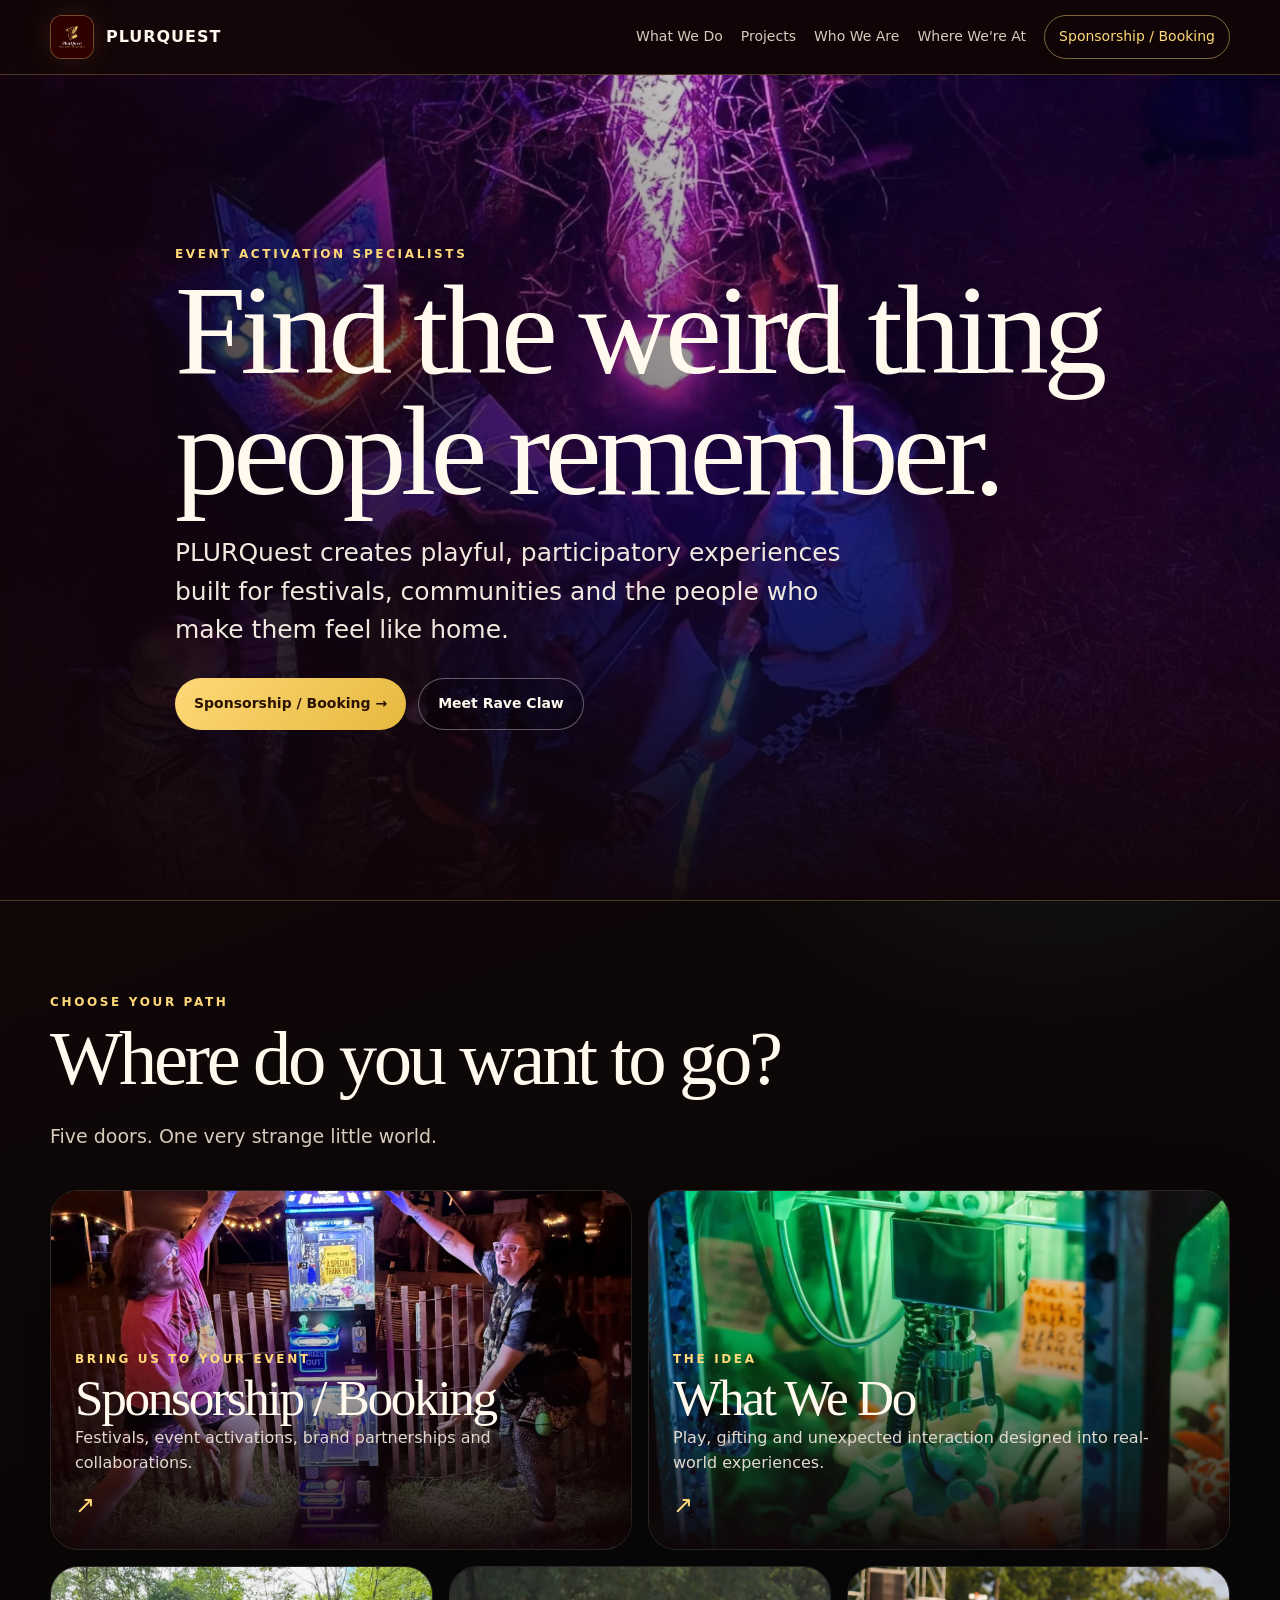
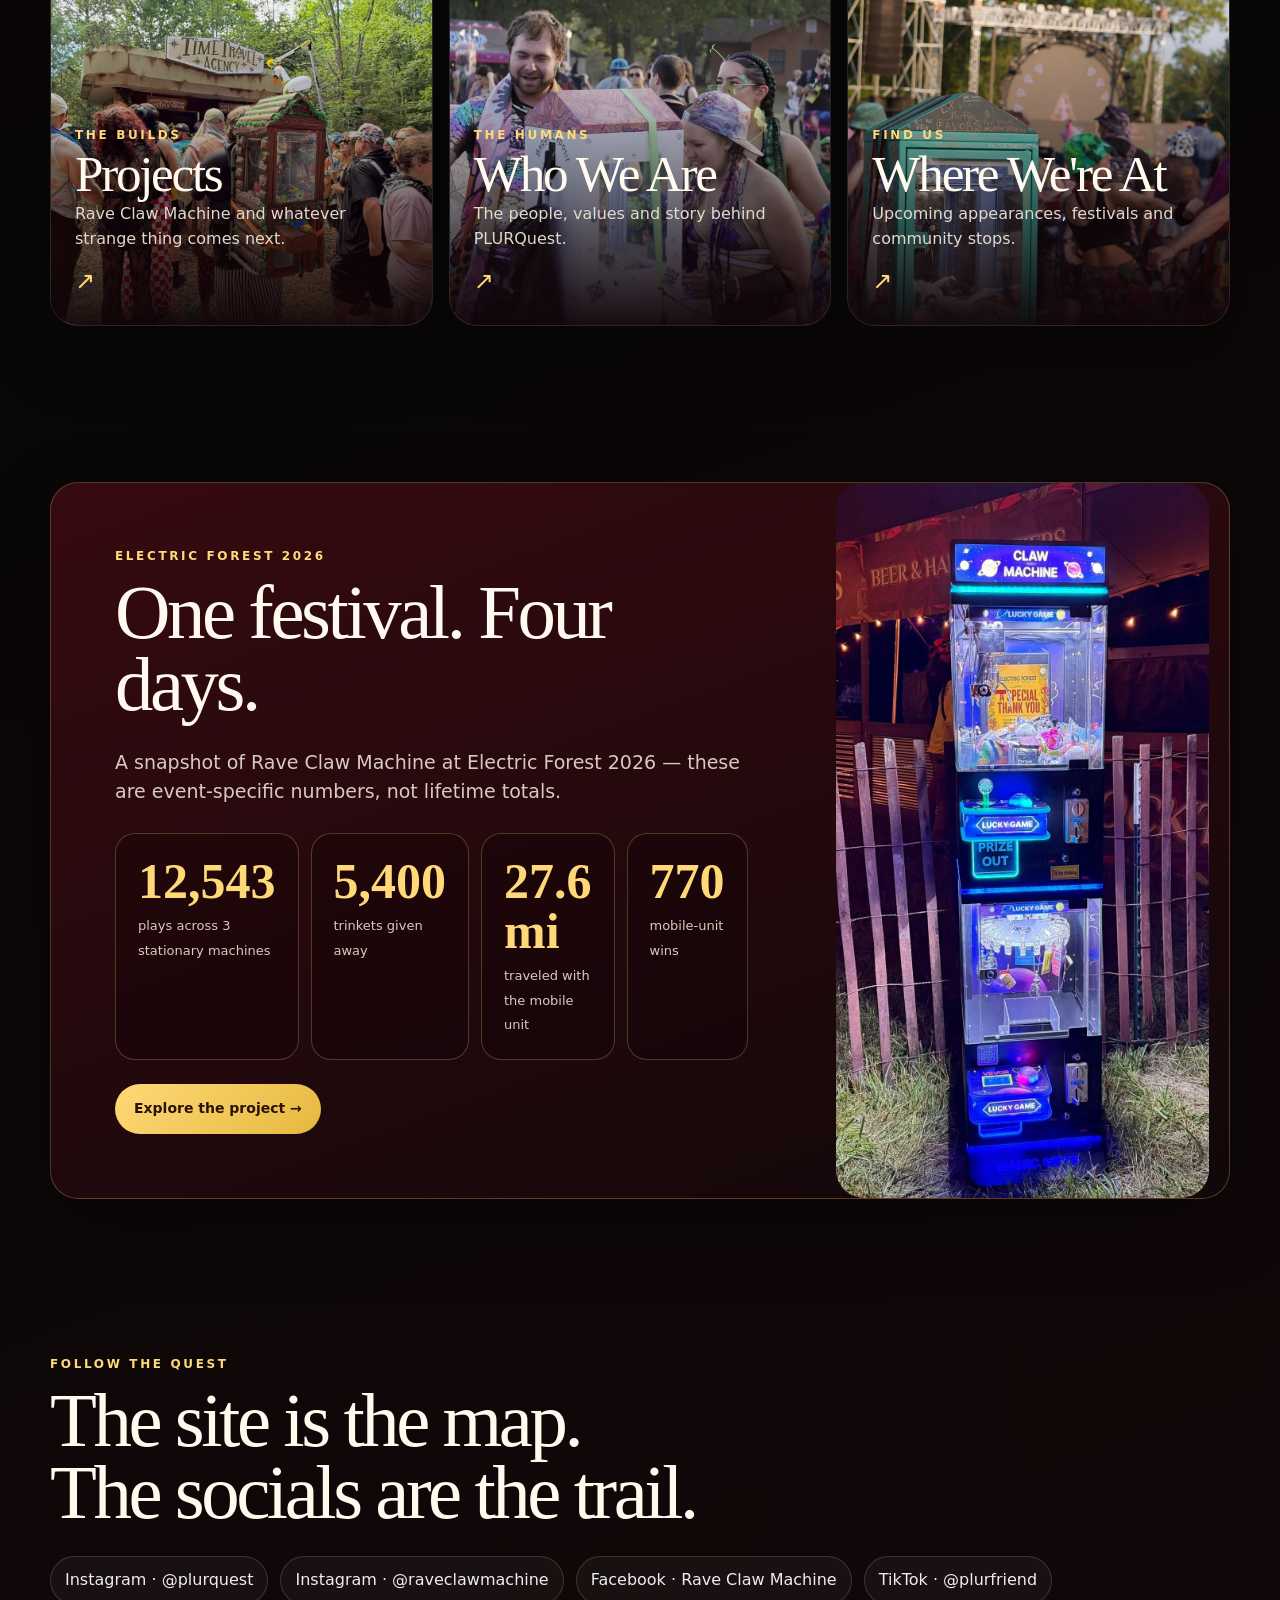
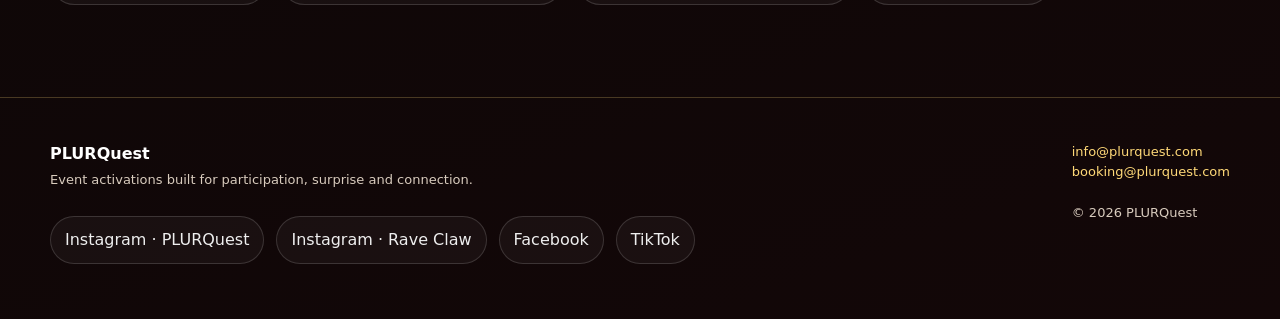
<file: index.html>
<!doctype html>
<html lang="en">
<head>
<meta charset="utf-8">
<meta name="viewport" content="width=device-width,initial-scale=1">
<title>PLURQuest — Event Activations</title>
<meta name="description" content="PLURQuest event activations and Rave Claw Machine.">
<meta name="theme-color" content="#390305">
<link rel="stylesheet" href="styles.css">
</head>
<body>

<header class="topbar">
  <div class="shell nav">
    <a class="brand" href="index.html"><span class="brand-mark"><img src="assets/images/plurquest-logo.jpg" alt="PLURQuest"></span><span>PLURQUEST</span></a>
    <button class="mobile-menu" aria-label="Open navigation">☰</button>
    <nav class="navlinks">
      <a href="info/">What We Do</a>
      <a href="projects/">Projects</a>
      <a href="about/">Who We Are</a>
      <a href="schedule/">Where We're At</a>
      <a class="nav-cta" href="booking/">Sponsorship / Booking</a>
    </nav>
  </div>
</header>

<main>
<section class="hero">
  <div class="hero-media"><img src="assets/images/hero-purple.webp" alt="Rave Claw activation glowing in a festival forest"></div>
  <div class="shell hero-content">
    <div class="eyebrow">Event Activation Specialists</div>
    <h1 class="display">Find the weird thing people remember.</h1>
    <p>PLURQuest creates playful, participatory experiences built for festivals, communities and the people who make them feel like home.</p>
    <div class="cta-row">
      <a class="btn btn-gold" href="booking/">Sponsorship / Booking →</a>
      <a class="btn btn-ghost" href="projects/rave-claw/">Meet Rave Claw</a>
    </div>
  </div>
</section>

<section class="section">
  <div class="shell">
    <div class="eyebrow">Choose your path</div>
    <h2 class="display headline">Where do you want to go?</h2>
    <p class="lede">Five doors. One very strange little world.</p>

    <div class="link-grid">
      <a class="link-card" href="booking/">
        <img src="assets/images/stacked-people.webp" alt="">
        <div class="card-copy"><div class="eyebrow">Bring us to your event</div><h2 class="display">Sponsorship / Booking</h2><p>Festivals, event activations, brand partnerships and collaborations.</p><div class="arrow">↗</div></div>
      </a>
      <a class="link-card" href="info/">
        <img src="assets/images/claw-elephant.webp" alt="">
        <div class="card-copy"><div class="eyebrow">The idea</div><h2 class="display">What We Do</h2><p>Play, gifting and unexpected interaction designed into real-world experiences.</p><div class="arrow">↗</div></div>
      </a>
      <a class="link-card" href="projects/">
        <img src="assets/images/forest-cabin.webp" alt="">
        <div class="card-copy"><div class="eyebrow">The builds</div><h2 class="display">Projects</h2><p>Rave Claw Machine and whatever strange thing comes next.</p><div class="arrow">↗</div></div>
      </a>
      <a class="link-card" href="about/">
        <img src="assets/images/festival-crowd.webp" alt="">
        <div class="card-copy"><div class="eyebrow">The humans</div><h2 class="display">Who We Are</h2><p>The people, values and story behind PLURQuest.</p><div class="arrow">↗</div></div>
      </a>
      <a class="link-card" href="schedule/">
        <img src="assets/images/machine-stage.webp" alt="">
        <div class="card-copy"><div class="eyebrow">Find us</div><h2 class="display">Where We're At</h2><p>Upcoming appearances, festivals and community stops.</p><div class="arrow">↗</div></div>
      </a>
    </div>
  </div>
</section>

<section class="section-tight">
  <div class="shell split panel">
    <div class="copy">
      <div class="eyebrow">Electric Forest 2026</div>
      <h2 class="display headline">One festival. Four days.</h2>
      <p class="lede">A snapshot of Rave Claw Machine at Electric Forest 2026 — these are event-specific numbers, not lifetime totals.</p>
      <div class="stats">
        <div class="stat"><strong>12,543</strong><span>plays across 3 stationary machines</span></div>
        <div class="stat"><strong>5,400</strong><span>trinkets given away</span></div>
        <div class="stat"><strong>27.6 mi</strong><span>traveled with the mobile unit</span></div>
        <div class="stat"><strong>770</strong><span>mobile-unit wins</span></div>
      </div>
      <div class="cta-row" style="margin-top:24px"><a class="btn btn-gold" href="projects/rave-claw/">Explore the project →</a></div>
    </div>
    <div class="media"><img src="assets/images/stacked-night.webp" alt="Rave Claw Machine installation at night"></div>
  </div>
</section>

<section class="section">
  <div class="shell">
    <div class="eyebrow">Follow the quest</div>
    <h2 class="display headline">The site is the map.<br>The socials are the trail.</h2>
    <div class="social-row">
      <a class="social" href="https://www.instagram.com/plurquest/" target="_blank" rel="noopener">Instagram · @plurquest</a>
      <a class="social" href="https://www.instagram.com/raveclawmachine/" target="_blank" rel="noopener">Instagram · @raveclawmachine</a>
      <a class="social" href="https://www.facebook.com/Raveclawmachine" target="_blank" rel="noopener">Facebook · Rave Claw Machine</a>
      <a class="social" href="https://www.tiktok.com/@plurfriend" target="_blank" rel="noopener">TikTok · @plurfriend</a>
    </div>
  </div>
</section>
</main>


<footer class="footer">
  <div class="shell footer-grid">
    <div>
      <strong>PLURQuest</strong><br>
      <span class="small">Event activations built for participation, surprise and connection.</span>
      <div class="social-row">
        <a class="social" target="_blank" rel="noopener" href="https://www.instagram.com/plurquest/">Instagram · PLURQuest</a>
        <a class="social" target="_blank" rel="noopener" href="https://www.instagram.com/raveclawmachine/">Instagram · Rave Claw</a>
        <a class="social" target="_blank" rel="noopener" href="https://www.facebook.com/Raveclawmachine">Facebook</a>
        <a class="social" target="_blank" rel="noopener" href="https://www.tiktok.com/@plurfriend">TikTok</a>
      </div>
    </div>
    <div class="small">
      <a class="gold" href="mailto:info@plurquest.com">info@plurquest.com</a><br>
      <a class="gold" href="mailto:booking@plurquest.com">booking@plurquest.com</a><br><br>
      © <span data-year></span> PLURQuest
    </div>
  </div>
</footer>
<script src="site.js"></script>
</body>
</html>
</file>
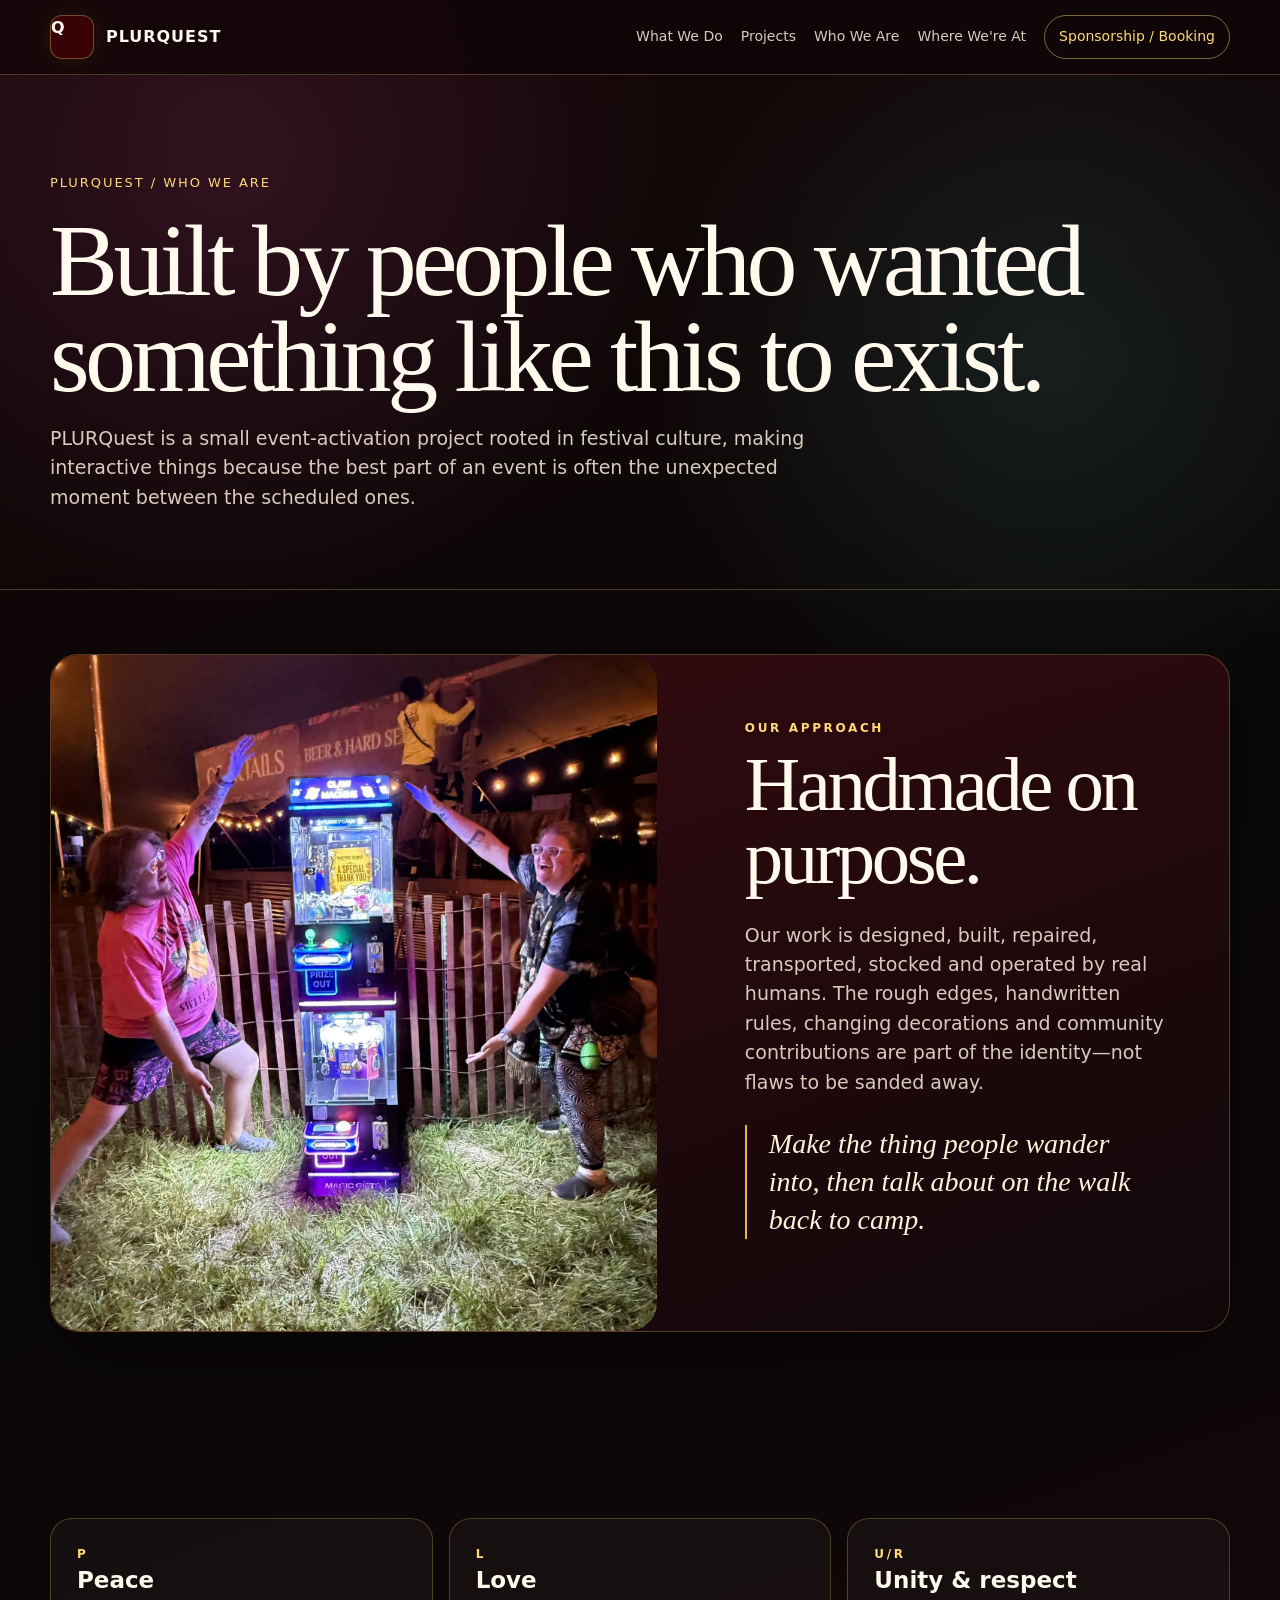
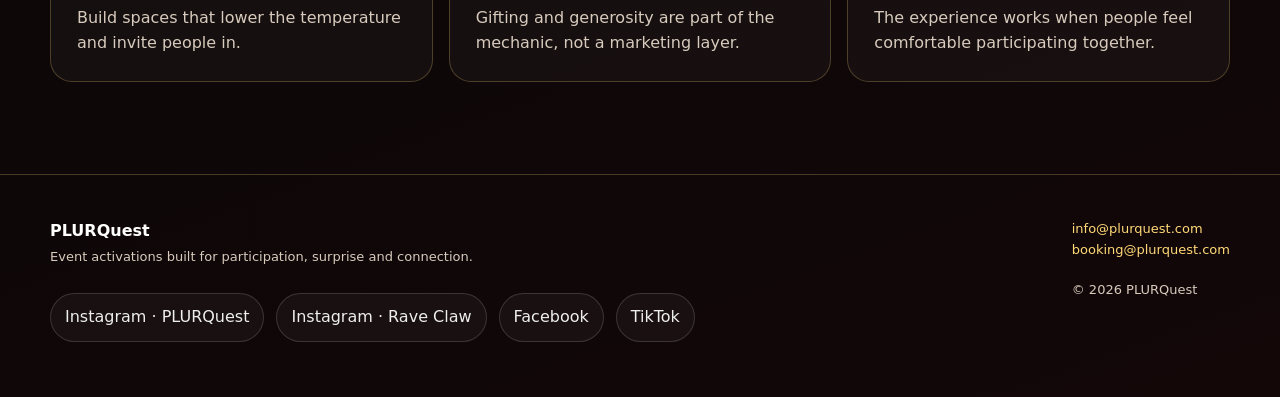
<file: about/index.html>
<!doctype html>
<html lang="en">
<head>
<meta charset="utf-8">
<meta name="viewport" content="width=device-width,initial-scale=1">
<title>Who We Are — PLURQuest</title>
<meta name="description" content="PLURQuest event activations and Rave Claw Machine.">
<meta name="theme-color" content="#390305">
<link rel="stylesheet" href="../styles.css">
</head>
<body>

<header class="topbar">
  <div class="shell nav">
    <a class="brand" href="../index.html"><span class="brand-mark">Q</span><span>PLURQUEST</span></a>
    <button class="mobile-menu" aria-label="Open navigation">☰</button>
    <nav class="navlinks">
      <a href="../info/">What We Do</a>
      <a href="../projects/">Projects</a>
      <a href="../about/">Who We Are</a>
      <a href="../schedule/">Where We're At</a>
      <a class="nav-cta" href="../booking/">Sponsorship / Booking</a>
    </nav>
  </div>
</header>

<main>
<section class="subhero"><div class="shell"><a class="breadcrumb" href="../index.html">PLURQuest / Who We Are</a><h1 class="display">Built by people who wanted something like this to exist.</h1><p class="lede">PLURQuest is a small event-activation project rooted in festival culture, making interactive things because the best part of an event is often the unexpected moment between the scheduled ones.</p></div></section>
<section class="section-tight"><div class="shell split panel">
  <div class="media"><img src="../assets/images/stacked-people.webp" alt="PLURQuest team presenting a Rave Claw Machine"></div>
  <div class="copy"><div class="eyebrow">Our approach</div><h2 class="display headline">Handmade on purpose.</h2><p class="lede">Our work is designed, built, repaired, transported, stocked and operated by real humans. The rough edges, handwritten rules, changing decorations and community contributions are part of the identity—not flaws to be sanded away.</p><p class="quote">Make the thing people wander into, then talk about on the walk back to camp.</p></div>
</div></section>
<section class="section"><div class="shell">
  <div class="cards3">
    <div class="minicard"><div class="eyebrow">P</div><h3>Peace</h3><p>Build spaces that lower the temperature and invite people in.</p></div>
    <div class="minicard"><div class="eyebrow">L</div><h3>Love</h3><p>Gifting and generosity are part of the mechanic, not a marketing layer.</p></div>
    <div class="minicard"><div class="eyebrow">U/R</div><h3>Unity & respect</h3><p>The experience works when people feel comfortable participating together.</p></div>
  </div>
</div></section>
</main>


<footer class="footer">
  <div class="shell footer-grid">
    <div>
      <strong>PLURQuest</strong><br>
      <span class="small">Event activations built for participation, surprise and connection.</span>
      <div class="social-row">
        <a class="social" target="_blank" rel="noopener" href="https://www.instagram.com/plurquest/">Instagram · PLURQuest</a>
        <a class="social" target="_blank" rel="noopener" href="https://www.instagram.com/raveclawmachine/">Instagram · Rave Claw</a>
        <a class="social" target="_blank" rel="noopener" href="https://www.facebook.com/Raveclawmachine">Facebook</a>
        <a class="social" target="_blank" rel="noopener" href="https://www.tiktok.com/@plurfriend">TikTok</a>
      </div>
    </div>
    <div class="small">
      <a class="gold" href="mailto:info@plurquest.com">info@plurquest.com</a><br>
      <a class="gold" href="mailto:booking@plurquest.com">booking@plurquest.com</a><br><br>
      © <span data-year></span> PLURQuest
    </div>
  </div>
</footer>
<script src="../site.js"></script>
</body>
</html>
</file>
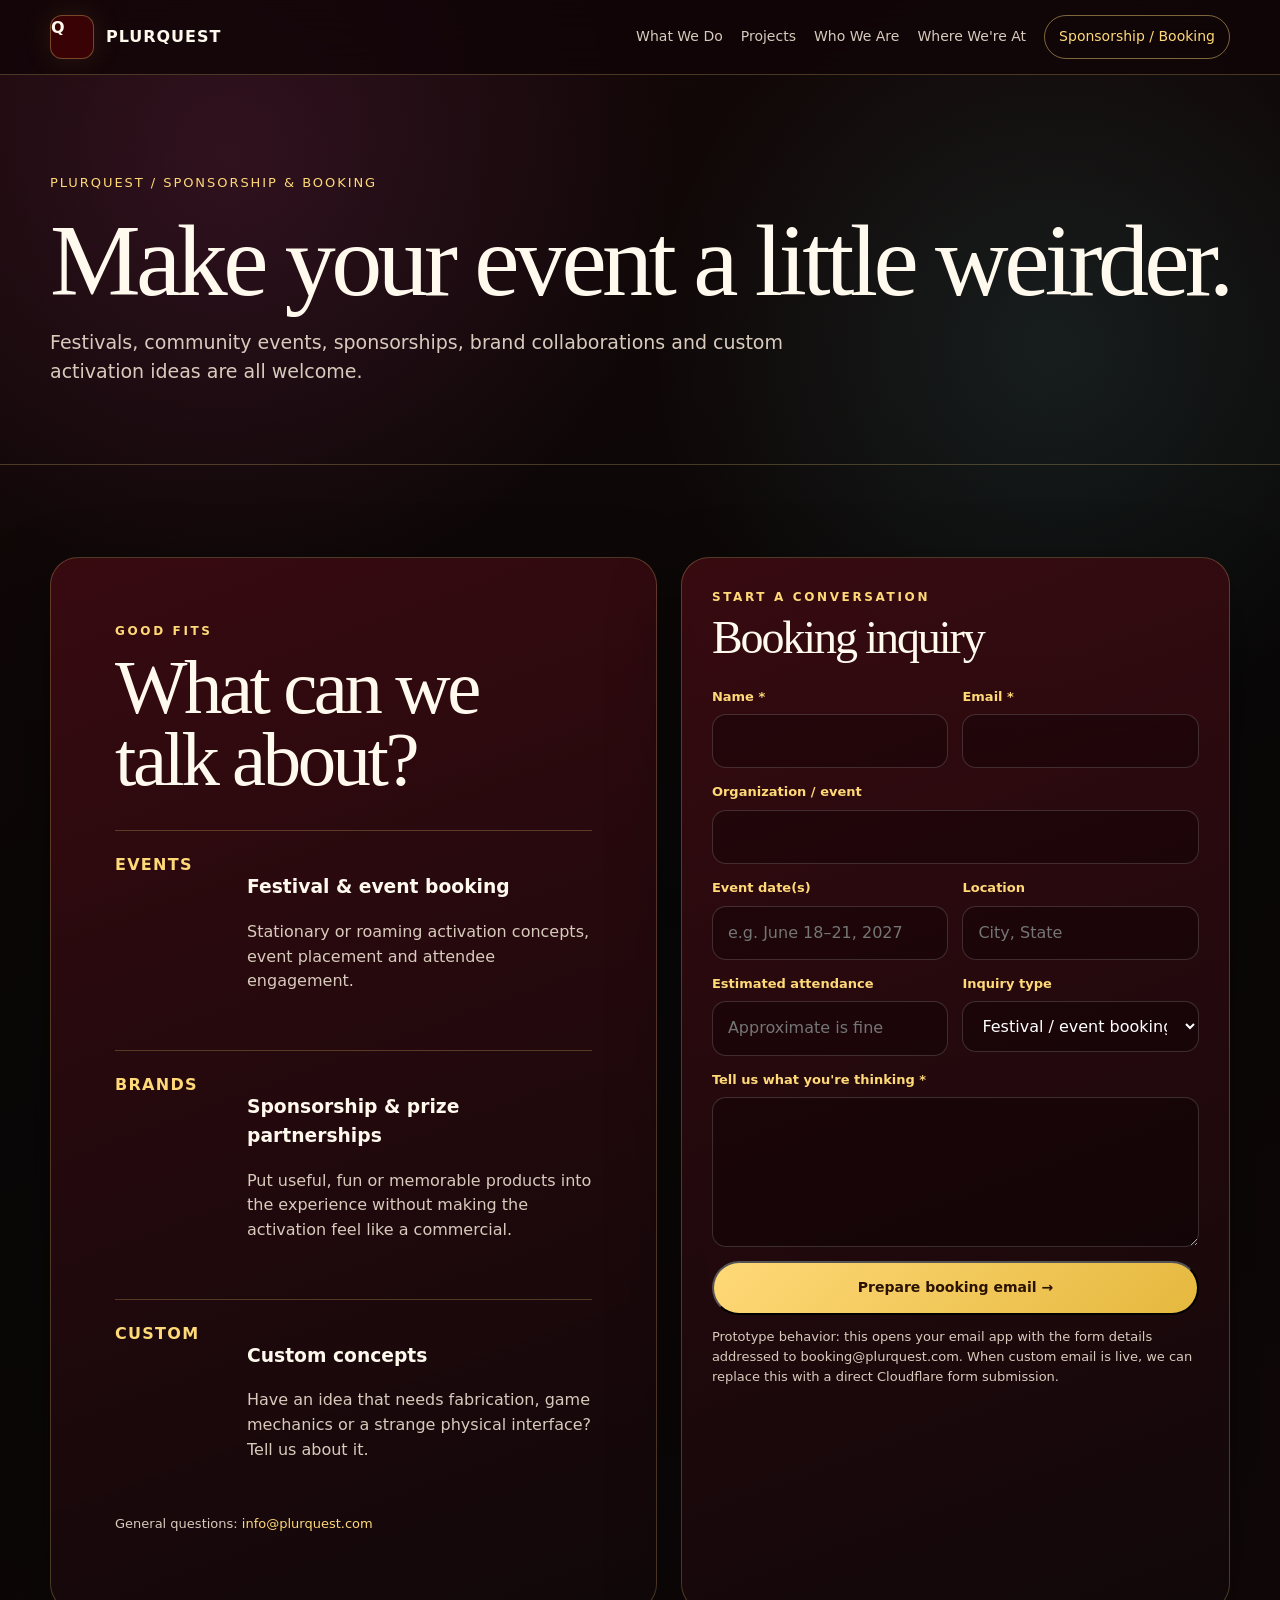
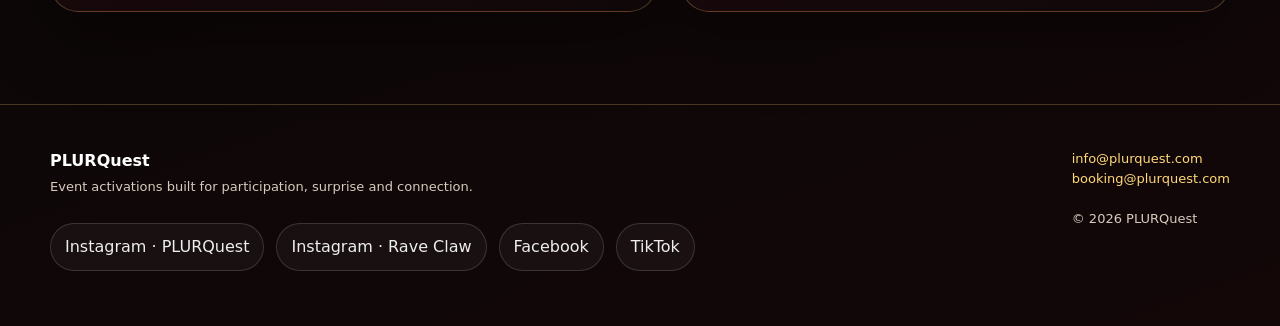
<file: booking/index.html>
<!doctype html>
<html lang="en">
<head>
<meta charset="utf-8">
<meta name="viewport" content="width=device-width,initial-scale=1">
<title>Sponsorship & Booking — PLURQuest</title>
<meta name="description" content="PLURQuest event activations and Rave Claw Machine.">
<meta name="theme-color" content="#390305">
<link rel="stylesheet" href="../styles.css">
</head>
<body>

<header class="topbar">
  <div class="shell nav">
    <a class="brand" href="../index.html"><span class="brand-mark">Q</span><span>PLURQUEST</span></a>
    <button class="mobile-menu" aria-label="Open navigation">☰</button>
    <nav class="navlinks">
      <a href="../info/">What We Do</a>
      <a href="../projects/">Projects</a>
      <a href="../about/">Who We Are</a>
      <a href="../schedule/">Where We're At</a>
      <a class="nav-cta" href="../booking/">Sponsorship / Booking</a>
    </nav>
  </div>
</header>

<main>
<section class="subhero"><div class="shell"><a class="breadcrumb" href="../index.html">PLURQuest / Sponsorship & Booking</a><h1 class="display">Make your event a little weirder.</h1><p class="lede">Festivals, community events, sponsorships, brand collaborations and custom activation ideas are all welcome.</p></div></section>
<section class="section"><div class="shell split">
  <div class="panel copy">
    <div class="eyebrow">Good fits</div>
    <h2 class="display headline">What can we talk about?</h2>
    <div class="timeline">
      <div class="timeline-item"><div class="year">EVENTS</div><div><h3>Festival & event booking</h3><p class="muted">Stationary or roaming activation concepts, event placement and attendee engagement.</p></div></div>
      <div class="timeline-item"><div class="year">BRANDS</div><div><h3>Sponsorship & prize partnerships</h3><p class="muted">Put useful, fun or memorable products into the experience without making the activation feel like a commercial.</p></div></div>
      <div class="timeline-item"><div class="year">CUSTOM</div><div><h3>Custom concepts</h3><p class="muted">Have an idea that needs fabrication, game mechanics or a strange physical interface? Tell us about it.</p></div></div>
    </div>
    <p class="small muted">General questions: <a class="gold" href="mailto:info@plurquest.com">info@plurquest.com</a></p>
  </div>

  <form class="panel form" id="bookingForm">
    <div class="eyebrow">Start a conversation</div>
    <h2 class="display" style="font-size:46px;margin:.2em 0 .6em">Booking inquiry</h2>
    <div class="form-grid">
      <div class="field"><label for="name">Name *</label><input id="name" name="name" required></div>
      <div class="field"><label for="email">Email *</label><input id="email" name="email" type="email" required></div>
      <div class="field full"><label for="organization">Organization / event</label><input id="organization" name="organization"></div>
      <div class="field"><label for="dates">Event date(s)</label><input id="dates" name="dates" placeholder="e.g. June 18–21, 2027"></div>
      <div class="field"><label for="location">Location</label><input id="location" name="location" placeholder="City, State"></div>
      <div class="field"><label for="attendance">Estimated attendance</label><input id="attendance" name="attendance" placeholder="Approximate is fine"></div>
      <div class="field"><label for="type">Inquiry type</label><select id="type" name="type"><option>Festival / event booking</option><option>Sponsorship</option><option>Prize partnership</option><option>Custom activation</option><option>Other</option></select></div>
      <div class="field full"><label for="message">Tell us what you're thinking *</label><textarea id="message" name="message" required></textarea></div>
      <div class="field full"><button class="btn btn-gold" type="submit">Prepare booking email →</button></div>
    </div>
    <p class="notice">Prototype behavior: this opens your email app with the form details addressed to booking@plurquest.com. When custom email is live, we can replace this with a direct Cloudflare form submission.</p>
  </form>
</div></section>
</main>


<footer class="footer">
  <div class="shell footer-grid">
    <div>
      <strong>PLURQuest</strong><br>
      <span class="small">Event activations built for participation, surprise and connection.</span>
      <div class="social-row">
        <a class="social" target="_blank" rel="noopener" href="https://www.instagram.com/plurquest/">Instagram · PLURQuest</a>
        <a class="social" target="_blank" rel="noopener" href="https://www.instagram.com/raveclawmachine/">Instagram · Rave Claw</a>
        <a class="social" target="_blank" rel="noopener" href="https://www.facebook.com/Raveclawmachine">Facebook</a>
        <a class="social" target="_blank" rel="noopener" href="https://www.tiktok.com/@plurfriend">TikTok</a>
      </div>
    </div>
    <div class="small">
      <a class="gold" href="mailto:info@plurquest.com">info@plurquest.com</a><br>
      <a class="gold" href="mailto:booking@plurquest.com">booking@plurquest.com</a><br><br>
      © <span data-year></span> PLURQuest
    </div>
  </div>
</footer>
<script src="../site.js"></script>
</body>
</html>
</file>
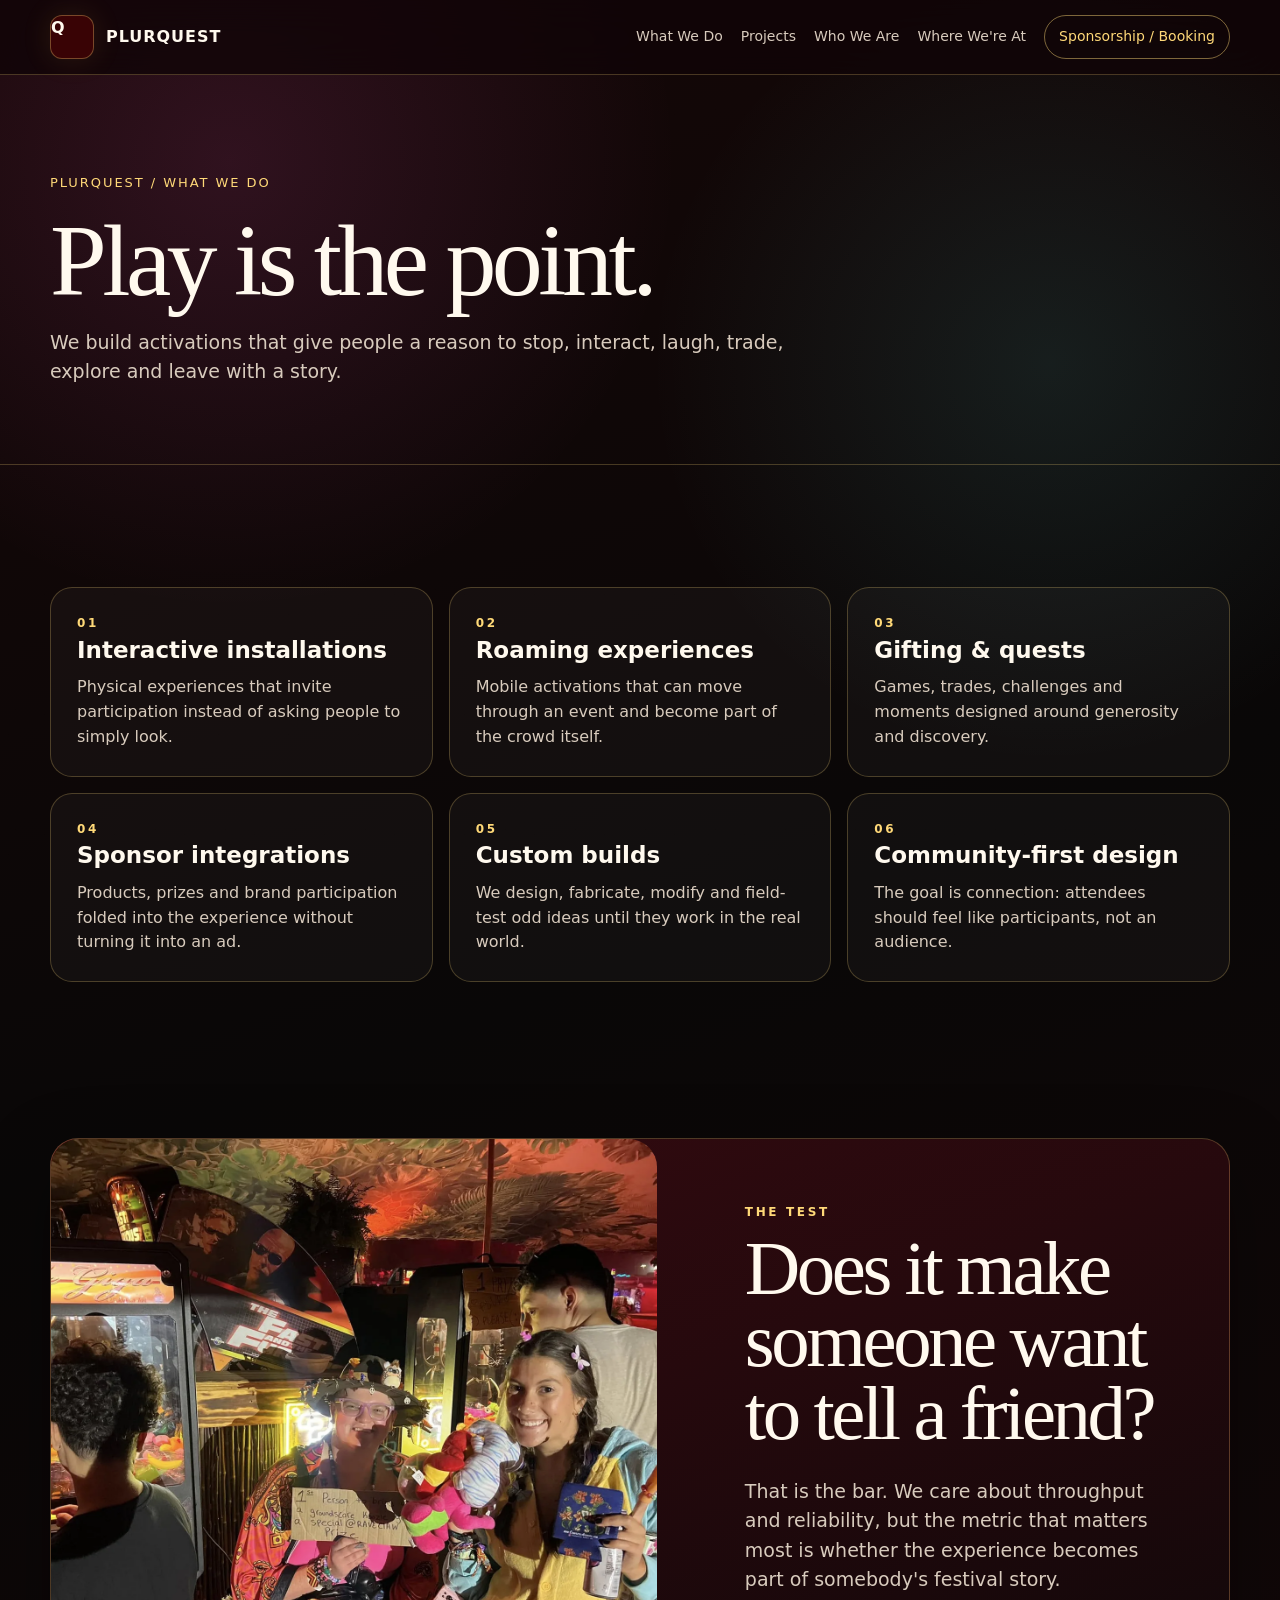
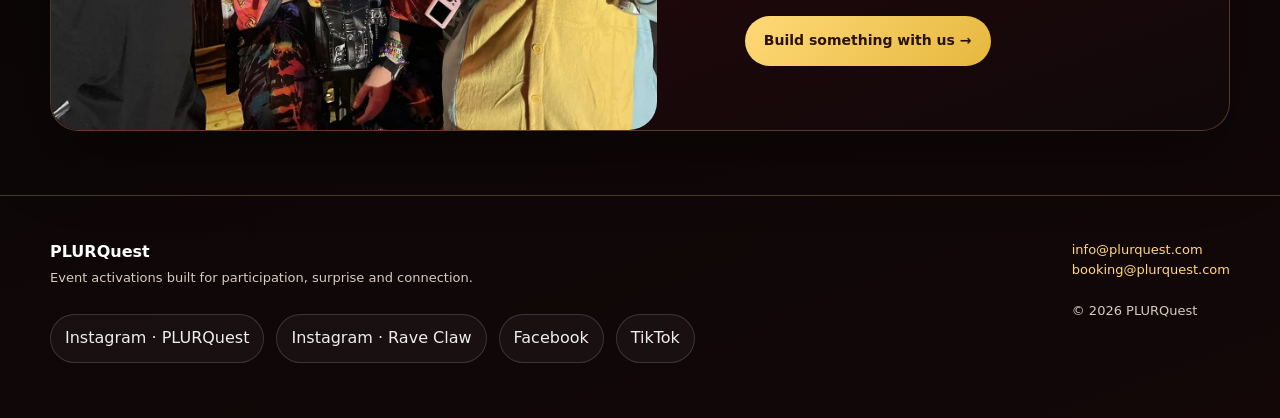
<file: info/index.html>
<!doctype html>
<html lang="en">
<head>
<meta charset="utf-8">
<meta name="viewport" content="width=device-width,initial-scale=1">
<title>What We Do — PLURQuest</title>
<meta name="description" content="PLURQuest event activations and Rave Claw Machine.">
<meta name="theme-color" content="#390305">
<link rel="stylesheet" href="../styles.css">
</head>
<body>

<header class="topbar">
  <div class="shell nav">
    <a class="brand" href="../index.html"><span class="brand-mark">Q</span><span>PLURQUEST</span></a>
    <button class="mobile-menu" aria-label="Open navigation">☰</button>
    <nav class="navlinks">
      <a href="../info/">What We Do</a>
      <a href="../projects/">Projects</a>
      <a href="../about/">Who We Are</a>
      <a href="../schedule/">Where We're At</a>
      <a class="nav-cta" href="../booking/">Sponsorship / Booking</a>
    </nav>
  </div>
</header>

<main>
<section class="subhero"><div class="shell"><a class="breadcrumb" href="../index.html">PLURQuest / What We Do</a><h1 class="display">Play is the point.</h1><p class="lede">We build activations that give people a reason to stop, interact, laugh, trade, explore and leave with a story.</p></div></section>
<section class="section"><div class="shell">
  <div class="cards3">
    <div class="minicard"><div class="eyebrow">01</div><h3>Interactive installations</h3><p>Physical experiences that invite participation instead of asking people to simply look.</p></div>
    <div class="minicard"><div class="eyebrow">02</div><h3>Roaming experiences</h3><p>Mobile activations that can move through an event and become part of the crowd itself.</p></div>
    <div class="minicard"><div class="eyebrow">03</div><h3>Gifting & quests</h3><p>Games, trades, challenges and moments designed around generosity and discovery.</p></div>
    <div class="minicard"><div class="eyebrow">04</div><h3>Sponsor integrations</h3><p>Products, prizes and brand participation folded into the experience without turning it into an ad.</p></div>
    <div class="minicard"><div class="eyebrow">05</div><h3>Custom builds</h3><p>We design, fabricate, modify and field-test odd ideas until they work in the real world.</p></div>
    <div class="minicard"><div class="eyebrow">06</div><h3>Community-first design</h3><p>The goal is connection: attendees should feel like participants, not an audience.</p></div>
  </div>
</div></section>
<section class="section-tight"><div class="shell split panel">
  <div class="media"><img src="../assets/images/winner.webp" alt="Festival participant celebrating a Rave Claw prize"></div>
  <div class="copy"><div class="eyebrow">The test</div><h2 class="display headline">Does it make someone want to tell a friend?</h2><p class="lede">That is the bar. We care about throughput and reliability, but the metric that matters most is whether the experience becomes part of somebody's festival story.</p><div class="cta-row" style="margin-top:22px"><a class="btn btn-gold" href="../booking/">Build something with us →</a></div></div>
</div></section>
</main>


<footer class="footer">
  <div class="shell footer-grid">
    <div>
      <strong>PLURQuest</strong><br>
      <span class="small">Event activations built for participation, surprise and connection.</span>
      <div class="social-row">
        <a class="social" target="_blank" rel="noopener" href="https://www.instagram.com/plurquest/">Instagram · PLURQuest</a>
        <a class="social" target="_blank" rel="noopener" href="https://www.instagram.com/raveclawmachine/">Instagram · Rave Claw</a>
        <a class="social" target="_blank" rel="noopener" href="https://www.facebook.com/Raveclawmachine">Facebook</a>
        <a class="social" target="_blank" rel="noopener" href="https://www.tiktok.com/@plurfriend">TikTok</a>
      </div>
    </div>
    <div class="small">
      <a class="gold" href="mailto:info@plurquest.com">info@plurquest.com</a><br>
      <a class="gold" href="mailto:booking@plurquest.com">booking@plurquest.com</a><br><br>
      © <span data-year></span> PLURQuest
    </div>
  </div>
</footer>
<script src="../site.js"></script>
</body>
</html>
</file>
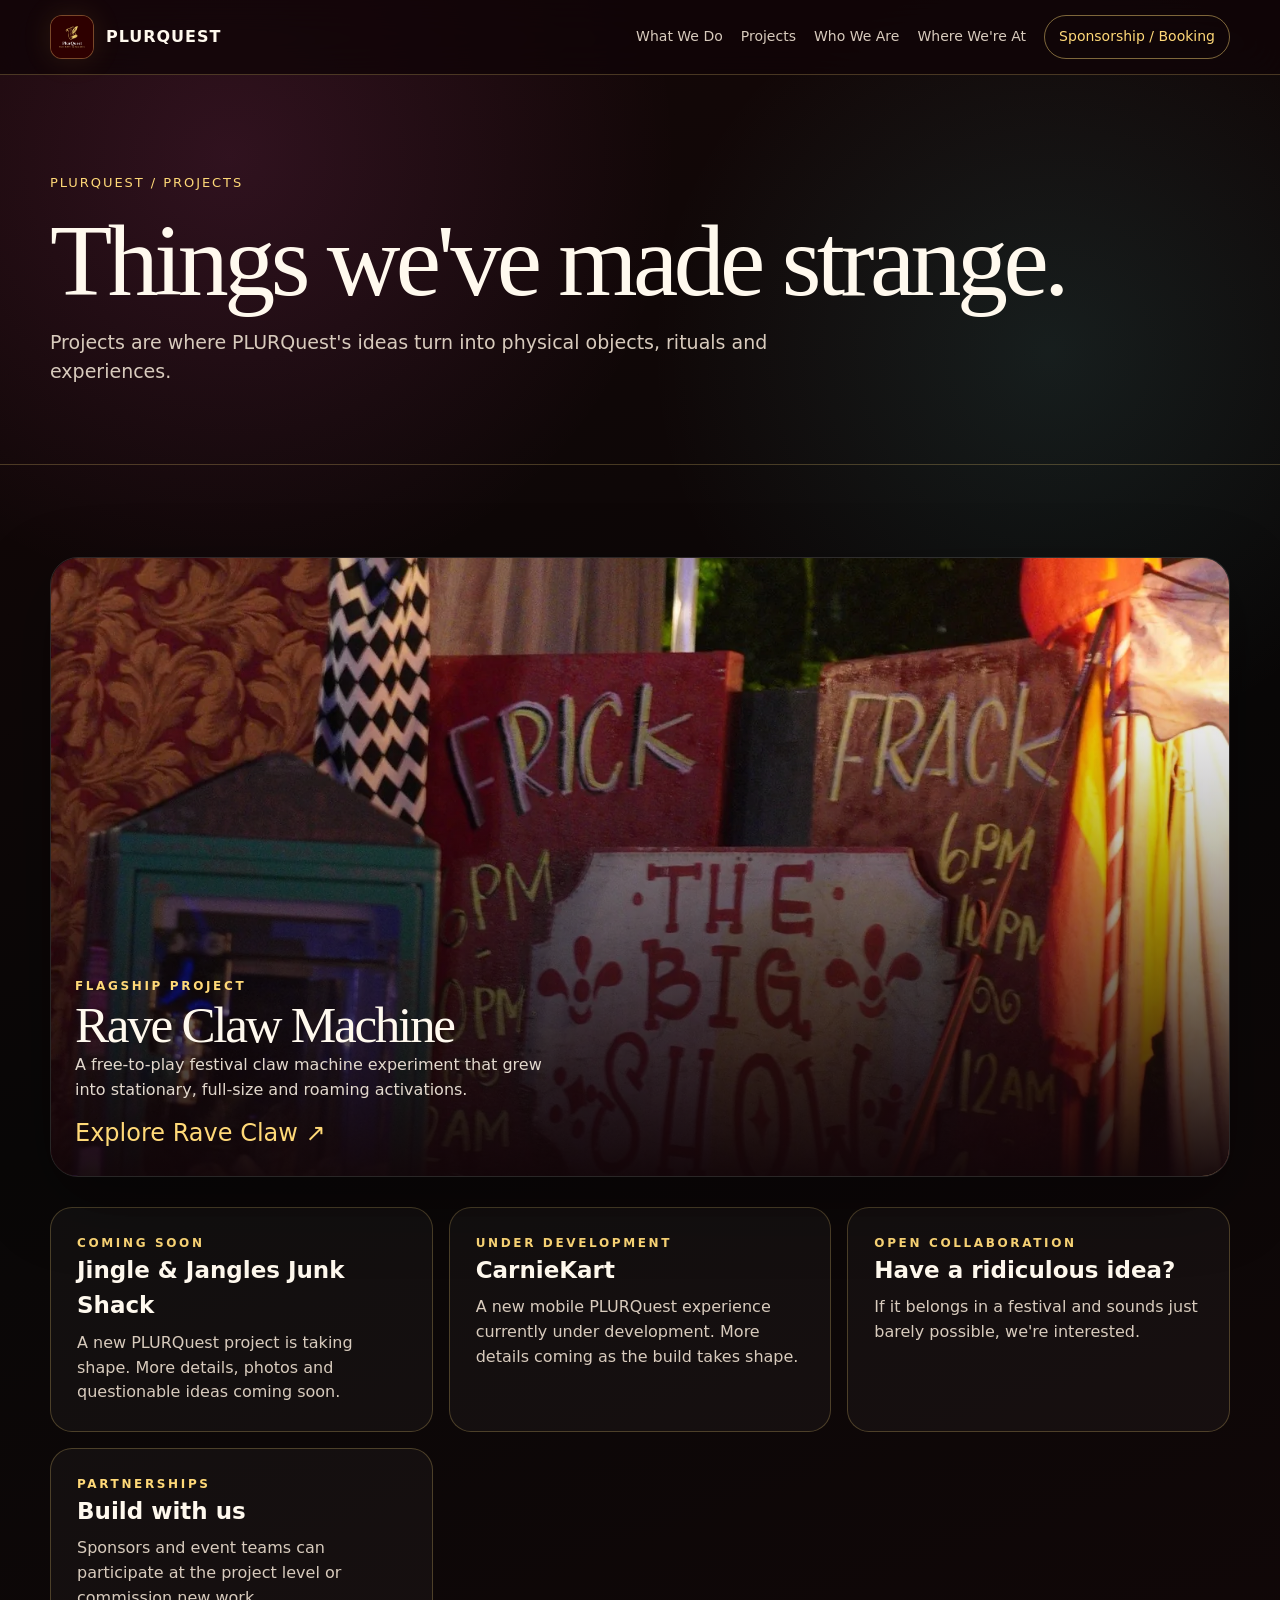
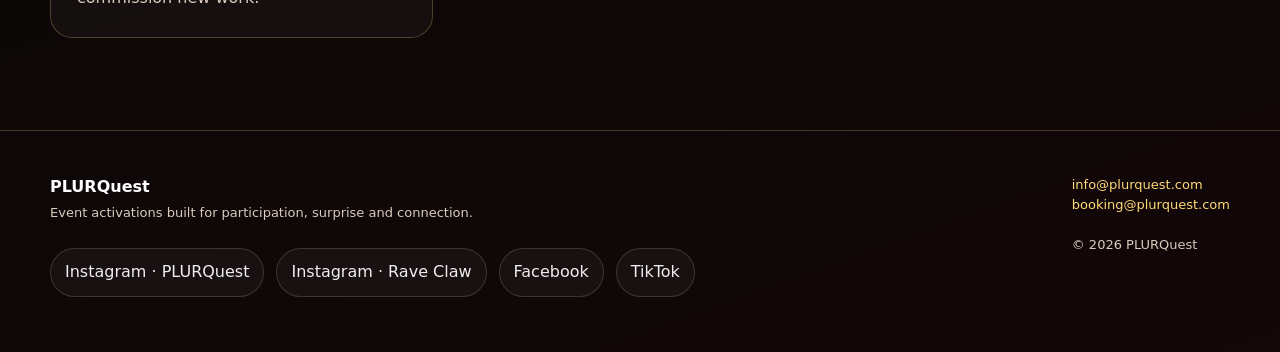
<file: projects/index.html>
<!doctype html>
<html lang="en">
<head>
<meta charset="utf-8">
<meta name="viewport" content="width=device-width,initial-scale=1">
<title>Projects — PLURQuest</title>
<meta name="description" content="PLURQuest event activations and Rave Claw Machine.">
<meta name="theme-color" content="#390305">
<link rel="stylesheet" href="../styles.css">
</head>
<body>

<header class="topbar">
  <div class="shell nav">
    <a class="brand" href="../index.html"><span class="brand-mark"><img src="../assets/images/plurquest-logo.jpg" alt="PLURQuest"></span><span>PLURQUEST</span></a>
    <button class="mobile-menu" aria-label="Open navigation">☰</button>
    <nav class="navlinks">
      <a href="../info/">What We Do</a>
      <a href="../projects/">Projects</a>
      <a href="../about/">Who We Are</a>
      <a href="../schedule/">Where We're At</a>
      <a class="nav-cta" href="../booking/">Sponsorship / Booking</a>
    </nav>
  </div>
</header>

<main>
<section class="subhero"><div class="shell"><a class="breadcrumb" href="../index.html">PLURQuest / Projects</a><h1 class="display">Things we've made strange.</h1><p class="lede">Projects are where PLURQuest's ideas turn into physical objects, rituals and experiences.</p></div></section>
<section class="section"><div class="shell">
  <a class="link-card" style="display:block;min-height:620px" href="rave-claw/">
    <img src="../assets/images/big-show.webp" alt="">
    <div class="card-copy"><div class="eyebrow">Flagship project</div><h2 class="display">Rave Claw Machine</h2><p>A free-to-play festival claw machine experiment that grew into stationary, full-size and roaming activations.</p><div class="arrow">Explore Rave Claw ↗</div></div>
  </a>
  <div class="cards3">
    <div class="minicard"><div class="eyebrow">Coming Soon</div><h3>Jingle &amp; Jangles Junk Shack</h3><p>A new PLURQuest project is taking shape. More details, photos and questionable ideas coming soon.</p></div>
    <div class="minicard"><div class="eyebrow">Under Development</div><h3>CarnieKart</h3><p>A new mobile PLURQuest experience currently under development. More details coming as the build takes shape.</p></div>
    <div class="minicard"><div class="eyebrow">Open collaboration</div><h3>Have a ridiculous idea?</h3><p>If it belongs in a festival and sounds just barely possible, we're interested.</p></div>
    <div class="minicard"><div class="eyebrow">Partnerships</div><h3>Build with us</h3><p>Sponsors and event teams can participate at the project level or commission new work.</p></div>
  </div>
</div></section>
</main>


<footer class="footer">
  <div class="shell footer-grid">
    <div>
      <strong>PLURQuest</strong><br>
      <span class="small">Event activations built for participation, surprise and connection.</span>
      <div class="social-row">
        <a class="social" target="_blank" rel="noopener" href="https://www.instagram.com/plurquest/">Instagram · PLURQuest</a>
        <a class="social" target="_blank" rel="noopener" href="https://www.instagram.com/raveclawmachine/">Instagram · Rave Claw</a>
        <a class="social" target="_blank" rel="noopener" href="https://www.facebook.com/Raveclawmachine">Facebook</a>
        <a class="social" target="_blank" rel="noopener" href="https://www.tiktok.com/@plurfriend">TikTok</a>
      </div>
    </div>
    <div class="small">
      <a class="gold" href="mailto:info@plurquest.com">info@plurquest.com</a><br>
      <a class="gold" href="mailto:booking@plurquest.com">booking@plurquest.com</a><br><br>
      © <span data-year></span> PLURQuest
    </div>
  </div>
</footer>
<script src="../site.js"></script>
</body>
</html>
</file>
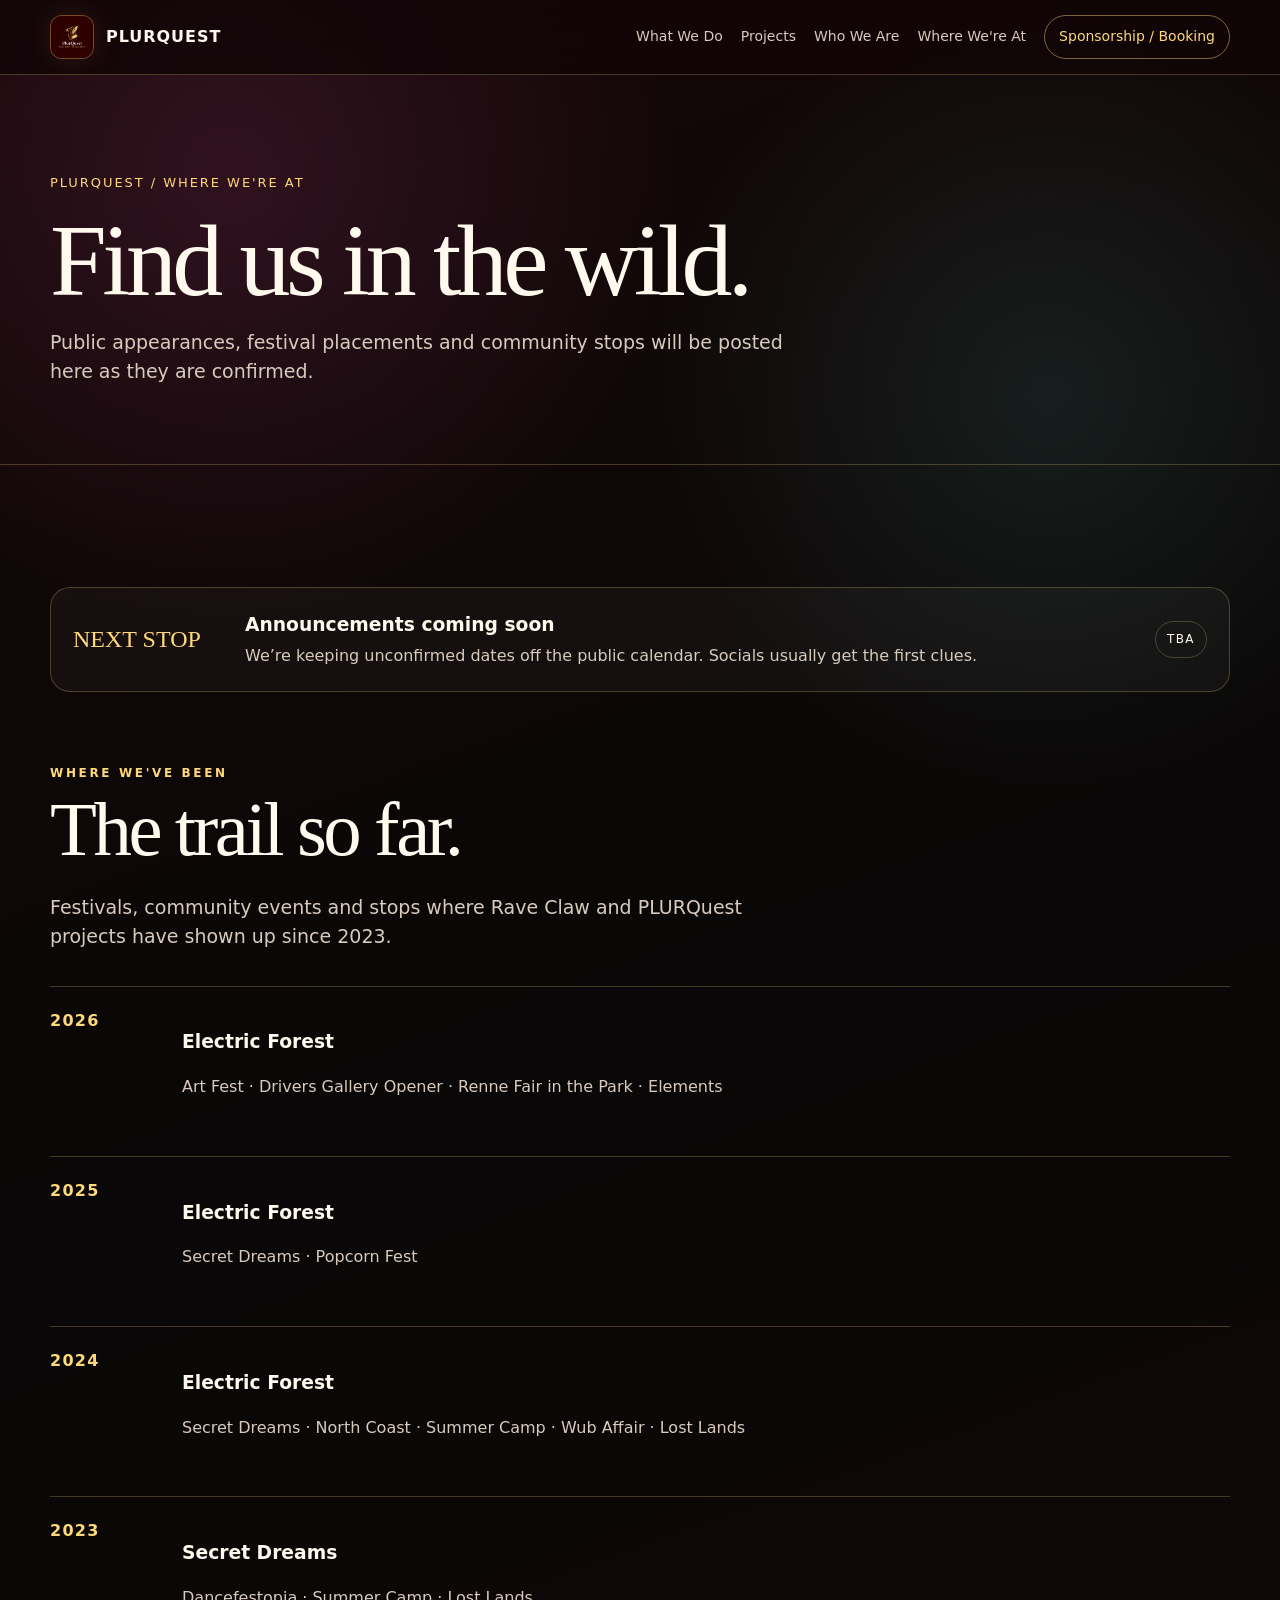
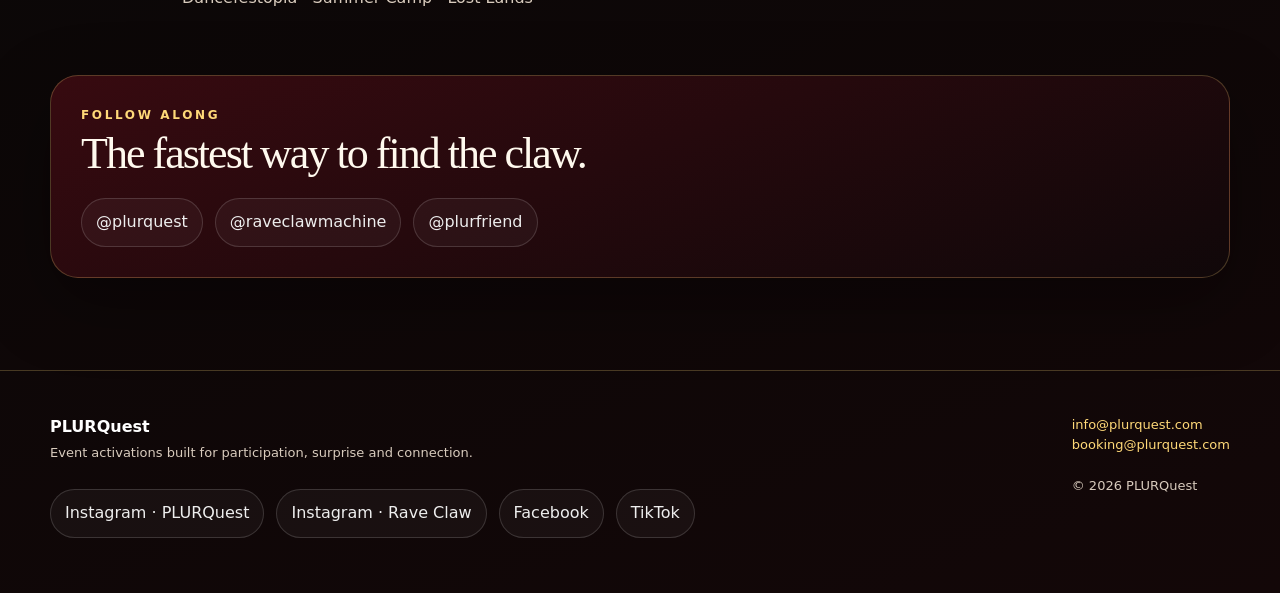
<file: schedule/index.html>
<!doctype html>
<html lang="en">
<head>
<meta charset="utf-8">
<meta name="viewport" content="width=device-width,initial-scale=1">
<title>Where We're At — PLURQuest</title>
<meta name="description" content="PLURQuest event activations and Rave Claw Machine.">
<meta name="theme-color" content="#390305">
<link rel="stylesheet" href="../styles.css">
</head>
<body>

<header class="topbar">
  <div class="shell nav">
    <a class="brand" href="../index.html"><span class="brand-mark"><img src="../assets/images/plurquest-logo.jpg" alt="PLURQuest"></span><span>PLURQUEST</span></a>
    <button class="mobile-menu" aria-label="Open navigation">☰</button>
    <nav class="navlinks">
      <a href="../info/">What We Do</a>
      <a href="../projects/">Projects</a>
      <a href="../about/">Who We Are</a>
      <a href="../schedule/">Where We're At</a>
      <a class="nav-cta" href="../booking/">Sponsorship / Booking</a>
    </nav>
  </div>
</header>

<main>
<section class="subhero"><div class="shell"><a class="breadcrumb" href="../index.html">PLURQuest / Where We're At</a><h1 class="display">Find us in the wild.</h1><p class="lede">Public appearances, festival placements and community stops will be posted here as they are confirmed.</p></div></section>
<section class="section"><div class="shell">
  <div class="schedule-list">
    <div class="event"><div class="event-date">NEXT STOP</div><div><h3 style="margin:0 0 5px">Announcements coming soon</h3><p class="muted" style="margin:0">We’re keeping unconfirmed dates off the public calendar. Socials usually get the first clues.</p></div><div class="badge">TBA</div></div>
  </div>
  <section style="margin-top:72px">
    <div class="eyebrow">Where We've Been</div>
    <h2 class="display headline">The trail so far.</h2>
    <p class="lede">Festivals, community events and stops where Rave Claw and PLURQuest projects have shown up since 2023.</p>

    <div class="timeline" style="margin-top:34px">
      <div class="timeline-item">
        <div class="year">2026</div>
        <div>
          <h3>Electric Forest</h3>
          <p class="muted">Art Fest · Drivers Gallery Opener · Renne Fair in the Park · Elements</p>
        </div>
      </div>
      <div class="timeline-item">
        <div class="year">2025</div>
        <div>
          <h3>Electric Forest</h3>
          <p class="muted">Secret Dreams · Popcorn Fest</p>
        </div>
      </div>
      <div class="timeline-item">
        <div class="year">2024</div>
        <div>
          <h3>Electric Forest</h3>
          <p class="muted">Secret Dreams · North Coast · Summer Camp · Wub Affair · Lost Lands</p>
        </div>
      </div>
      <div class="timeline-item">
        <div class="year">2023</div>
        <div>
          <h3>Secret Dreams</h3>
          <p class="muted">Dancefestopia · Summer Camp · Lost Lands</p>
        </div>
      </div>
    </div>
  </section>

  <div class="panel" style="padding:30px;margin-top:26px">
    <div class="eyebrow">Follow along</div><h2 class="display" style="font-size:44px;margin:.2em 0">The fastest way to find the claw.</h2>
    <div class="social-row">
      <a class="social" href="https://www.instagram.com/plurquest/" target="_blank" rel="noopener">@plurquest</a>
      <a class="social" href="https://www.instagram.com/raveclawmachine/" target="_blank" rel="noopener">@raveclawmachine</a>
      <a class="social" href="https://www.tiktok.com/@plurfriend" target="_blank" rel="noopener">@plurfriend</a>
    </div>
  </div>
</div></section>
</main>


<footer class="footer">
  <div class="shell footer-grid">
    <div>
      <strong>PLURQuest</strong><br>
      <span class="small">Event activations built for participation, surprise and connection.</span>
      <div class="social-row">
        <a class="social" target="_blank" rel="noopener" href="https://www.instagram.com/plurquest/">Instagram · PLURQuest</a>
        <a class="social" target="_blank" rel="noopener" href="https://www.instagram.com/raveclawmachine/">Instagram · Rave Claw</a>
        <a class="social" target="_blank" rel="noopener" href="https://www.facebook.com/Raveclawmachine">Facebook</a>
        <a class="social" target="_blank" rel="noopener" href="https://www.tiktok.com/@plurfriend">TikTok</a>
      </div>
    </div>
    <div class="small">
      <a class="gold" href="mailto:info@plurquest.com">info@plurquest.com</a><br>
      <a class="gold" href="mailto:booking@plurquest.com">booking@plurquest.com</a><br><br>
      © <span data-year></span> PLURQuest
    </div>
  </div>
</footer>
<script src="../site.js"></script>
</body>
</html>
</file>
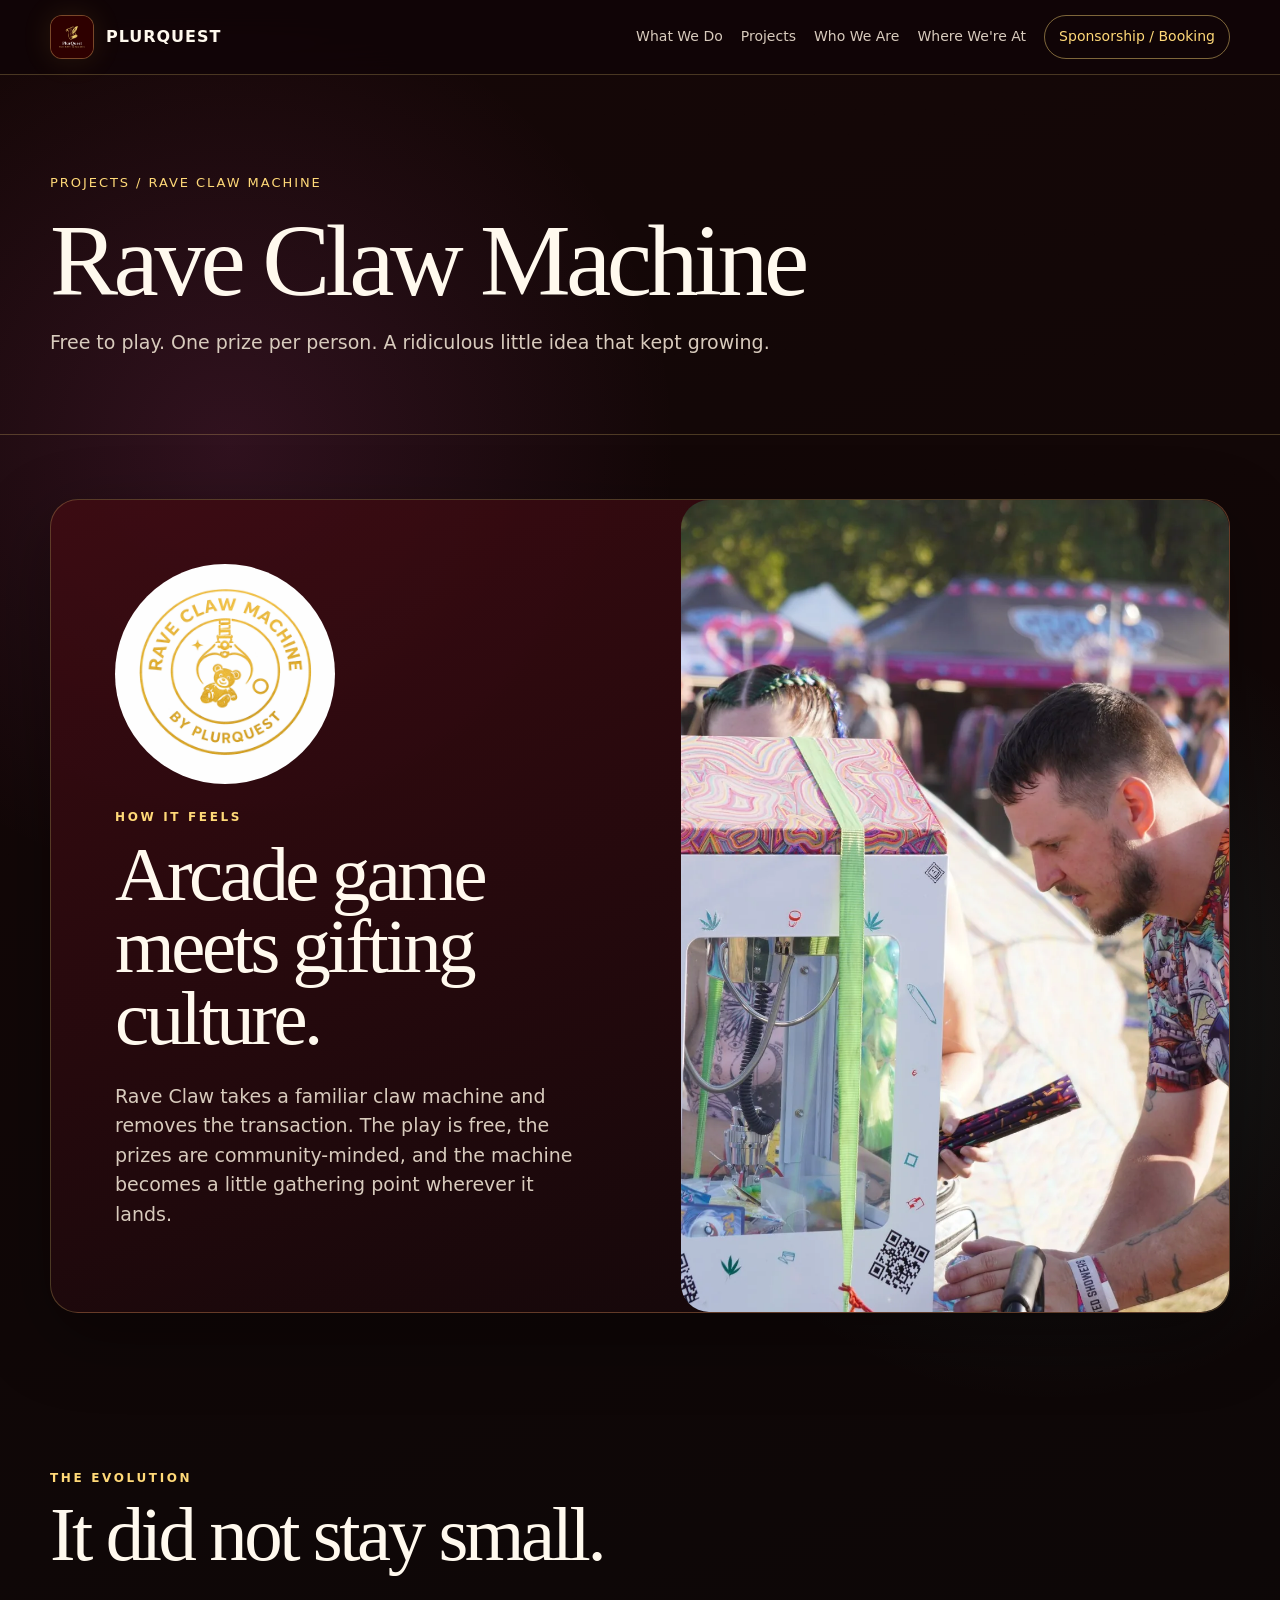
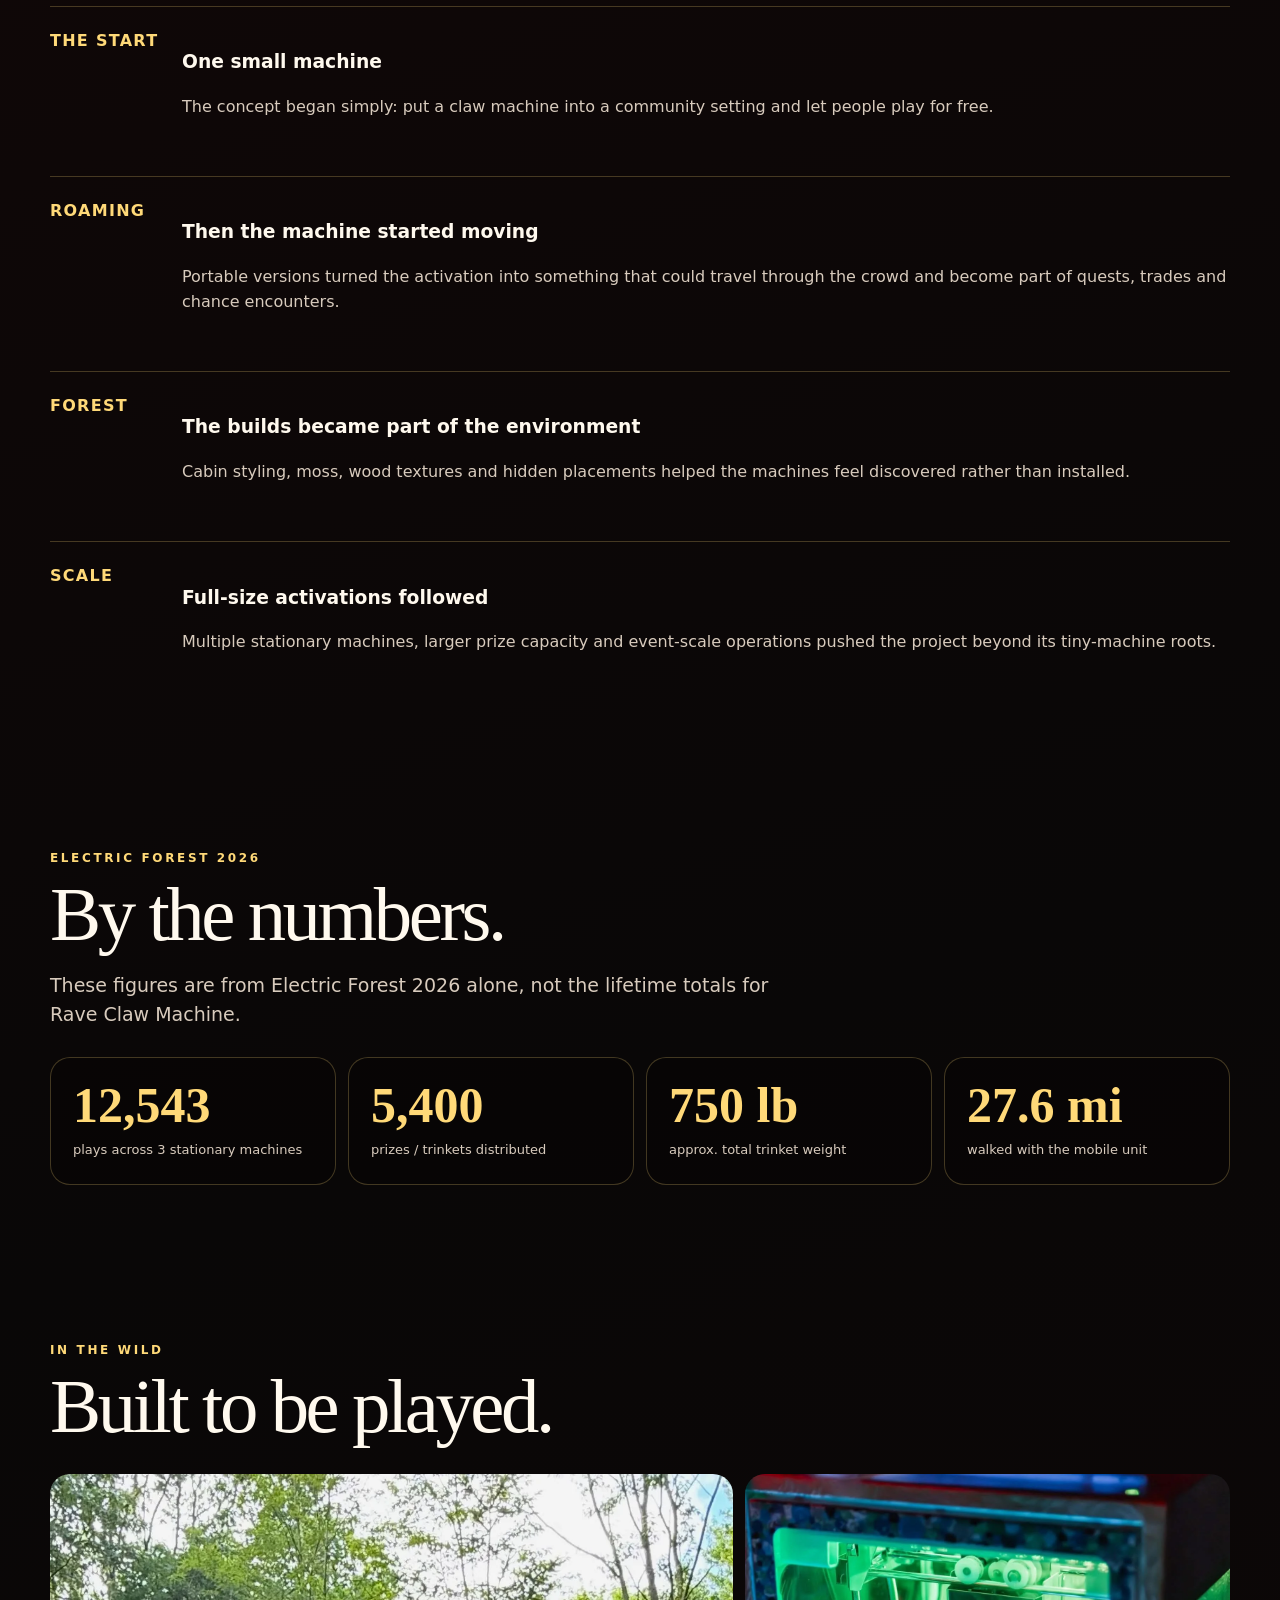
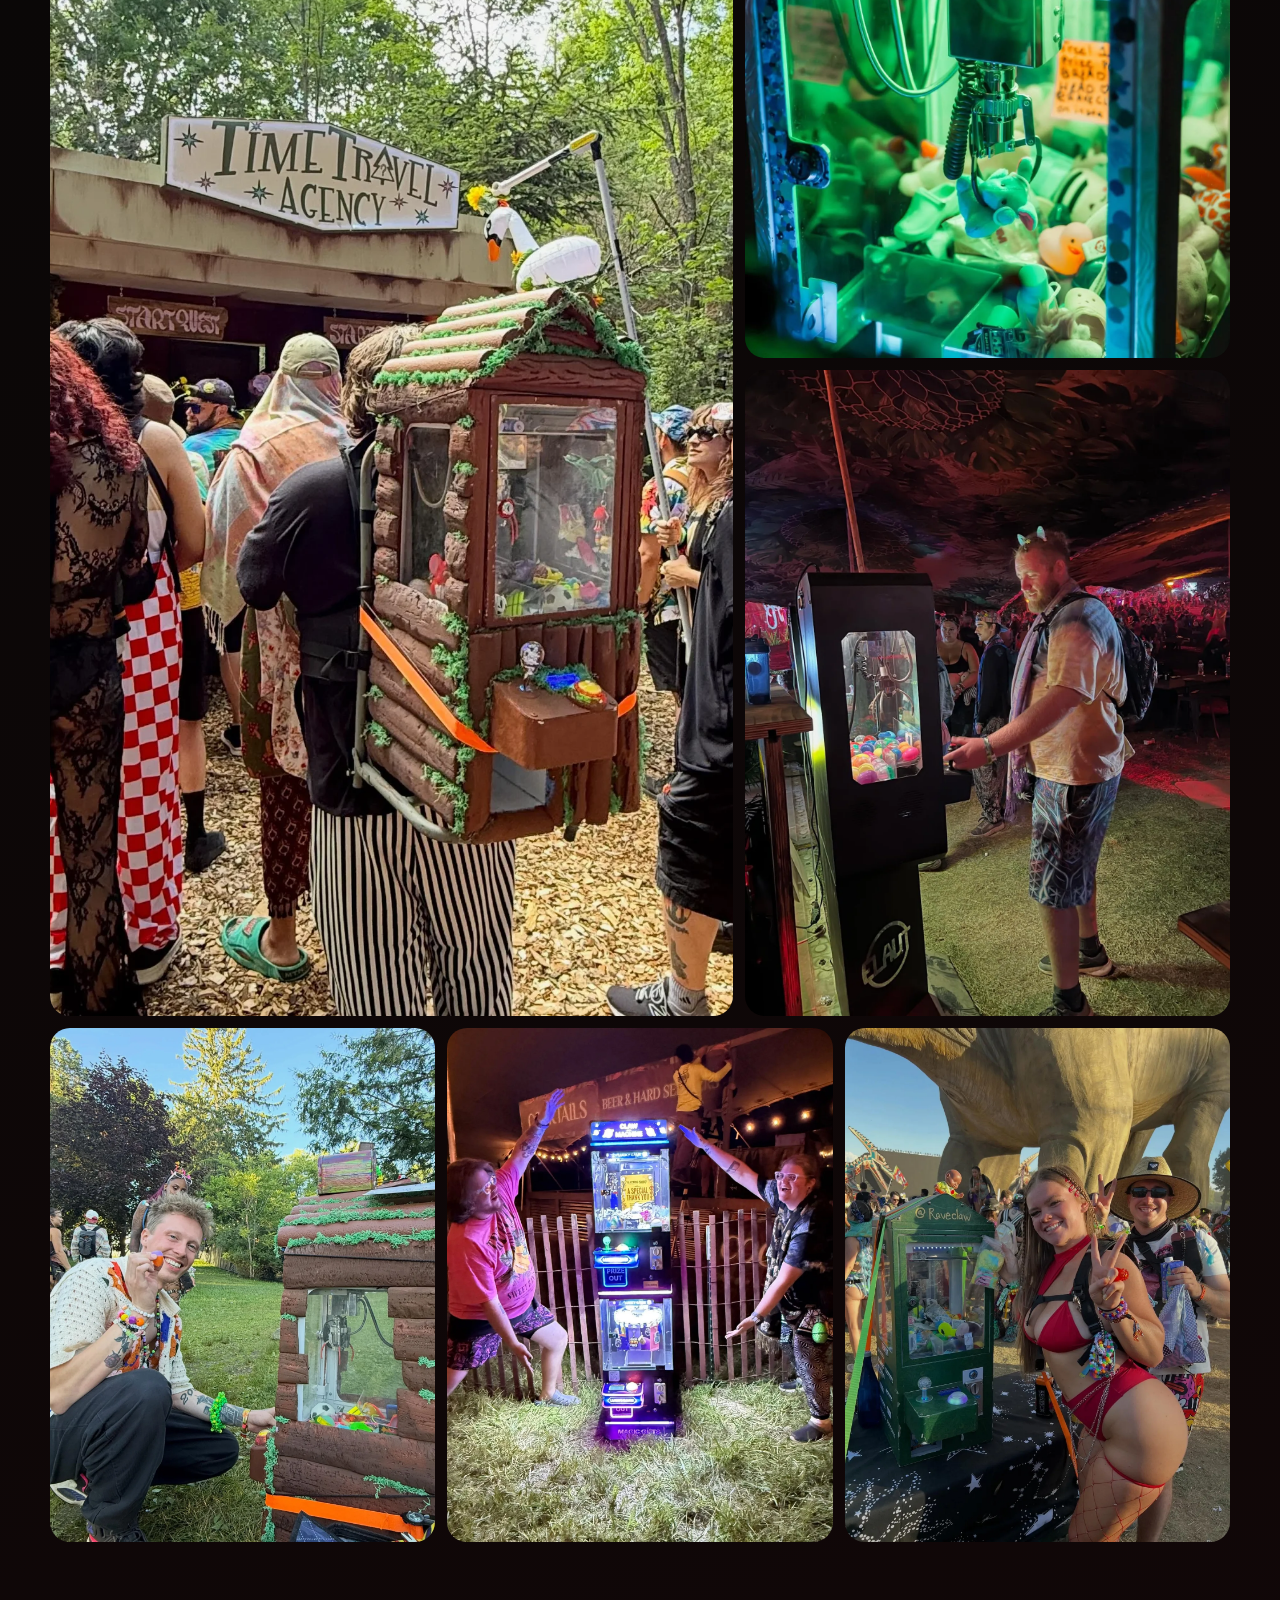
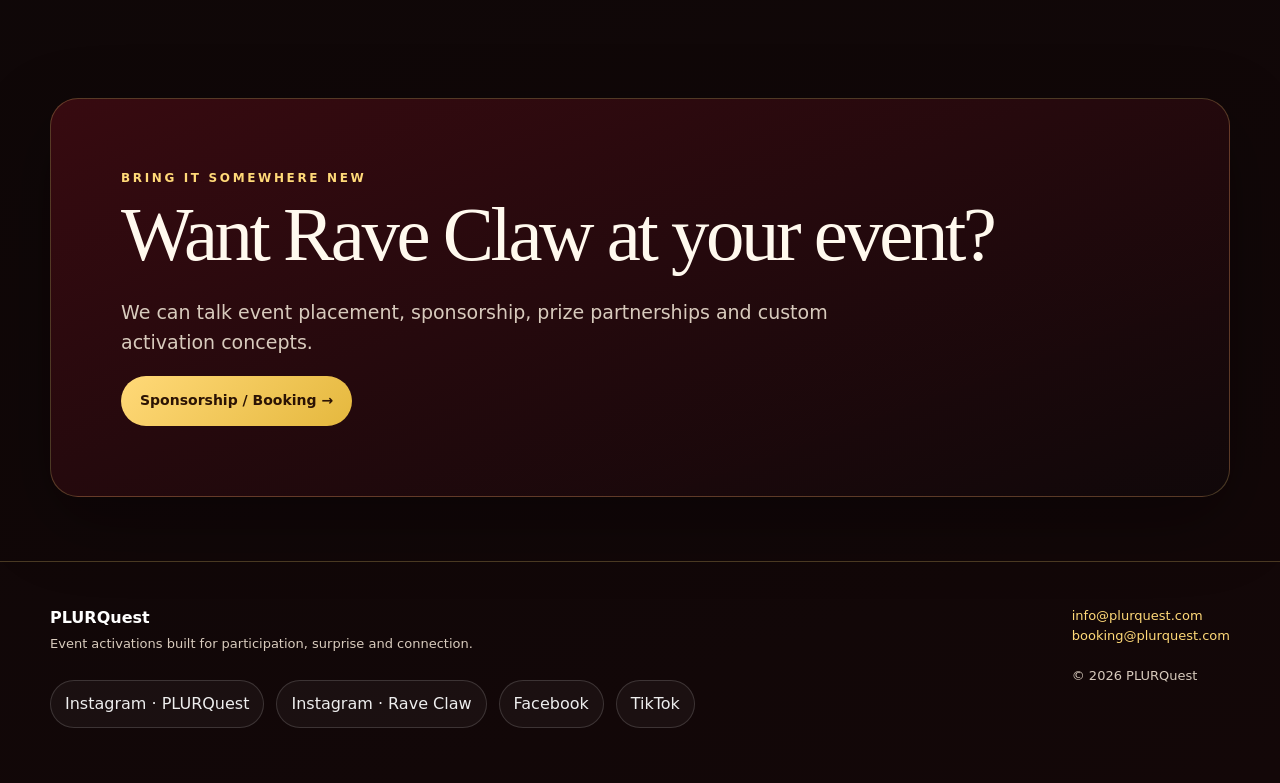
<file: projects/rave-claw/index.html>
<!doctype html>
<html lang="en">
<head>
<meta charset="utf-8">
<meta name="viewport" content="width=device-width,initial-scale=1">
<title>Rave Claw Machine — PLURQuest</title>
<meta name="description" content="PLURQuest event activations and Rave Claw Machine.">
<meta name="theme-color" content="#390305">
<link rel="stylesheet" href="../../styles.css">
</head>
<body>

<header class="topbar">
  <div class="shell nav">
    <a class="brand" href="../../index.html"><span class="brand-mark"><img src="../../assets/images/plurquest-logo.jpg" alt="PLURQuest"></span><span>PLURQUEST</span></a>
    <button class="mobile-menu" aria-label="Open navigation">☰</button>
    <nav class="navlinks">
      <a href="../../info/">What We Do</a>
      <a href="../../projects/">Projects</a>
      <a href="../../about/">Who We Are</a>
      <a href="../../schedule/">Where We're At</a>
      <a class="nav-cta" href="../../booking/">Sponsorship / Booking</a>
    </nav>
  </div>
</header>

<main>
<section class="subhero"><div class="shell"><a class="breadcrumb" href="../">Projects / Rave Claw Machine</a><h1 class="display">Rave Claw Machine</h1><p class="lede">Free to play. One prize per person. A ridiculous little idea that kept growing.</p></div></section>

<section class="section-tight"><div class="shell split panel">
  <div class="copy">
    <img src="../../assets/images/raveclaw-logo.png" alt="Rave Claw Machine by PLURQuest logo" style="width:220px;border-radius:50%;margin-bottom:24px">
    <div class="eyebrow">How it feels</div>
    <h2 class="display headline">Arcade game meets gifting culture.</h2>
    <p class="lede">Rave Claw takes a familiar claw machine and removes the transaction. The play is free, the prizes are community-minded, and the machine becomes a little gathering point wherever it lands.</p>
  </div>
  <div class="media"><img src="../../assets/images/festival-white.webp" alt="Participant playing a portable Rave Claw machine"></div>
</div></section>

<section class="section"><div class="shell">
  <div class="eyebrow">The evolution</div><h2 class="display headline">It did not stay small.</h2>
  <div class="timeline">
    <div class="timeline-item"><div class="year">THE START</div><div><h3>One small machine</h3><p class="muted">The concept began simply: put a claw machine into a community setting and let people play for free.</p></div></div>
    <div class="timeline-item"><div class="year">ROAMING</div><div><h3>Then the machine started moving</h3><p class="muted">Portable versions turned the activation into something that could travel through the crowd and become part of quests, trades and chance encounters.</p></div></div>
    <div class="timeline-item"><div class="year">FOREST</div><div><h3>The builds became part of the environment</h3><p class="muted">Cabin styling, moss, wood textures and hidden placements helped the machines feel discovered rather than installed.</p></div></div>
    <div class="timeline-item"><div class="year">SCALE</div><div><h3>Full-size activations followed</h3><p class="muted">Multiple stationary machines, larger prize capacity and event-scale operations pushed the project beyond its tiny-machine roots.</p></div></div>
  </div>
</div></section>

<section class="section-tight"><div class="shell">
  <div class="eyebrow">Electric Forest 2026</div>
  <h2 class="display headline" style="margin-bottom:.18em">By the numbers.</h2>
  <p class="lede" style="margin-bottom:28px">These figures are from Electric Forest 2026 alone, not the lifetime totals for Rave Claw Machine.</p>
  <div class="stats">
    <div class="stat"><strong>12,543</strong><span>plays across 3 stationary machines</span></div>
    <div class="stat"><strong>5,400</strong><span>prizes / trinkets distributed</span></div>
    <div class="stat"><strong>750 lb</strong><span>approx. total trinket weight</span></div>
    <div class="stat"><strong>27.6 mi</strong><span>walked with the mobile unit</span></div>
  </div>
</div></section>

<section class="section"><div class="shell">
  <div class="eyebrow">In the wild</div><h2 class="display headline">Built to be played.</h2>
  <div class="gallery">
    <figure><img src="../../assets/images/forest-cabin.webp" alt=""></figure>
    <figure><img src="../../assets/images/claw-elephant.webp" alt=""></figure>
    <figure><img src="../../assets/images/night-player.webp" alt=""></figure>
    <figure><img src="../../assets/images/portable.webp" alt=""></figure>
    <figure><img src="../../assets/images/stacked-people.webp" alt=""></figure>
    <figure><img src="../../assets/images/machine-green.webp" alt=""></figure>
  </div>
</div></section>

<section class="section-tight"><div class="shell panel" style="padding:clamp(30px,6vw,70px)">
  <div class="eyebrow">Bring it somewhere new</div>
  <h2 class="display headline">Want Rave Claw at your event?</h2>
  <p class="lede">We can talk event placement, sponsorship, prize partnerships and custom activation concepts.</p>
  <div class="cta-row"><a class="btn btn-gold" href="../../booking/">Sponsorship / Booking →</a></div>
</div></section>
</main>


<footer class="footer">
  <div class="shell footer-grid">
    <div>
      <strong>PLURQuest</strong><br>
      <span class="small">Event activations built for participation, surprise and connection.</span>
      <div class="social-row">
        <a class="social" target="_blank" rel="noopener" href="https://www.instagram.com/plurquest/">Instagram · PLURQuest</a>
        <a class="social" target="_blank" rel="noopener" href="https://www.instagram.com/raveclawmachine/">Instagram · Rave Claw</a>
        <a class="social" target="_blank" rel="noopener" href="https://www.facebook.com/Raveclawmachine">Facebook</a>
        <a class="social" target="_blank" rel="noopener" href="https://www.tiktok.com/@plurfriend">TikTok</a>
      </div>
    </div>
    <div class="small">
      <a class="gold" href="mailto:info@plurquest.com">info@plurquest.com</a><br>
      <a class="gold" href="mailto:booking@plurquest.com">booking@plurquest.com</a><br><br>
      © <span data-year></span> PLURQuest
    </div>
  </div>
</footer>
<script src="../../site.js"></script>
</body>
</html>
</file>
<file: styles.css>
:root{
  --ink:#fff9ee;
  --muted:#d8cbbd;
  --burgundy:#390305;
  --burgundy2:#160707;
  --gold:#e5b83e;
  --gold2:#ffd978;
  --moss:#477a50;
  --pink:#f35bbf;
  --violet:#8d5cff;
  --cyan:#67e6e1;
  --panel:rgba(28,10,14,.78);
  --line:rgba(255,217,120,.24);
  --shadow:0 24px 70px rgba(0,0,0,.35);
  --radius:28px;
}
*{box-sizing:border-box}
html{scroll-behavior:smooth}
body{
  margin:0;
  color:var(--ink);
  background:
    radial-gradient(circle at 18% 8%, rgba(243,91,191,.13), transparent 28rem),
    radial-gradient(circle at 82% 18%, rgba(103,230,225,.10), transparent 25rem),
    linear-gradient(160deg,var(--burgundy2),#090707 48%,#130708);
  font-family: Inter, ui-sans-serif, system-ui, -apple-system, BlinkMacSystemFont, "Segoe UI", sans-serif;
  line-height:1.55;
  min-height:100vh;
}
body:before{
  content:"";
  position:fixed; inset:0; pointer-events:none; opacity:.22; z-index:-1;
  background-image:
    linear-gradient(30deg,rgba(255,255,255,.025) 12%,transparent 12.5%,transparent 87%,rgba(255,255,255,.025) 87.5%,rgba(255,255,255,.025)),
    linear-gradient(150deg,rgba(255,255,255,.025) 12%,transparent 12.5%,transparent 87%,rgba(255,255,255,.025) 87.5%,rgba(255,255,255,.025));
  background-size:70px 120px;
}
a{color:inherit;text-decoration:none}
img{display:block;max-width:100%}
button,input,textarea,select{font:inherit}
.shell{width:min(1180px,calc(100% - 32px));margin:auto}
.topbar{
  position:sticky;top:0;z-index:50;
  background:rgba(16,5,7,.78);
  backdrop-filter:blur(18px);
  border-bottom:1px solid var(--line);
}
.nav{height:74px;display:flex;align-items:center;gap:22px}
.brand{display:flex;align-items:center;gap:12px;font-weight:800;letter-spacing:.06em}
.brand-mark{
  width:44px;height:44px;border-radius:12px;overflow:hidden;display:block;
  border:1px solid rgba(255,217,120,.32);
  box-shadow:0 0 30px rgba(229,184,62,.12);
  background:#390305;
}
.brand-mark img{width:100%;height:100%;object-fit:cover;object-position:center}
.navlinks{margin-left:auto;display:flex;gap:18px;align-items:center;font-size:14px;color:var(--muted)}
.navlinks a:hover{color:var(--gold2)}
.nav-cta{padding:10px 14px;border:1px solid rgba(255,217,120,.46);border-radius:999px;color:var(--gold2)!important}
.mobile-menu{display:none;margin-left:auto;background:none;color:white;border:0;font-size:26px}
.eyebrow{color:var(--gold2);text-transform:uppercase;letter-spacing:.22em;font-size:12px;font-weight:800}
.display{
  font-family: Georgia, "Times New Roman", serif;
  font-weight:500;line-height:.94;letter-spacing:-.045em;
}
.hero{
  min-height:calc(100vh - 74px);
  display:grid;align-items:end;position:relative;overflow:hidden;
  border-bottom:1px solid var(--line);
}
.hero-media{position:absolute;inset:0;z-index:-2}
.hero-media img{width:100%;height:100%;object-fit:cover;object-position:center}
.hero:after{
  content:"";position:absolute;inset:0;z-index:-1;
  background:
    linear-gradient(180deg,rgba(10,5,7,.16),rgba(11,5,6,.45) 48%,rgba(17,5,7,.97)),
    linear-gradient(90deg,rgba(25,3,7,.78),transparent 62%);
}
.hero-content{padding:8vh 0 8vh;max-width:930px}
.hero-logo{width:min(510px,70vw);border-radius:20px;box-shadow:var(--shadow);margin-bottom:30px}
.hero h1{font-size:clamp(54px,10vw,128px);margin:.05em 0 .18em;max-width:1000px}
.hero p{font-size:clamp(18px,2.1vw,25px);max-width:710px;color:#f1e9df;margin:0 0 28px}
.cta-row{display:flex;flex-wrap:wrap;gap:12px}
.btn{
  display:inline-flex;align-items:center;justify-content:center;gap:10px;
  padding:14px 19px;border-radius:999px;font-weight:800;font-size:14px;
  transition:.2s transform,.2s background,.2s border-color;
}
.btn:hover{transform:translateY(-2px)}
.btn-gold{background:linear-gradient(135deg,var(--gold2),var(--gold));color:#2b1304}
.btn-ghost{border:1px solid rgba(255,255,255,.34);background:rgba(0,0,0,.18)}
.section{padding:92px 0}
.section-tight{padding:64px 0}
.headline{font-size:clamp(40px,6vw,78px);margin:.15em 0 .35em}
.lede{font-size:19px;color:var(--muted);max-width:760px}
.link-grid{
  display:grid;grid-template-columns:repeat(12,1fr);gap:16px;margin-top:38px;
}
.link-card{
  min-height:360px;position:relative;overflow:hidden;border-radius:var(--radius);
  border:1px solid rgba(255,255,255,.13);box-shadow:var(--shadow);
  isolation:isolate;transition:.25s transform,.25s border-color;
}
.link-card:hover{transform:translateY(-6px);border-color:rgba(255,217,120,.58)}
.link-card:nth-child(1),.link-card:nth-child(2){grid-column:span 6}
.link-card:nth-child(3),.link-card:nth-child(4),.link-card:nth-child(5){grid-column:span 4}
.link-card img{position:absolute;inset:0;width:100%;height:100%;object-fit:cover;z-index:-2;transition:.45s transform}
.link-card:hover img{transform:scale(1.04)}
.link-card:after{
  content:"";position:absolute;inset:0;z-index:-1;
  background:linear-gradient(180deg,transparent 18%,rgba(10,4,6,.25) 45%,rgba(17,5,8,.96));
}
.card-copy{position:absolute;left:24px;right:24px;bottom:24px}
.card-copy h2{font-size:clamp(30px,4vw,52px);margin:5px 0 4px}
.card-copy p{margin:0;color:#e2d8cd;max-width:48ch}
.arrow{color:var(--gold2);font-size:24px;margin-top:12px}
.panel{
  background:linear-gradient(160deg,rgba(64,11,18,.83),rgba(17,8,10,.84));
  border:1px solid var(--line);border-radius:var(--radius);box-shadow:var(--shadow);
}
.split{display:grid;grid-template-columns:1.05fr .95fr;gap:24px;align-items:stretch}
.split .copy{padding:clamp(28px,5vw,64px)}
.split .media{min-height:520px;overflow:hidden;border-radius:var(--radius)}
.split .media img{height:100%;width:100%;object-fit:cover}
.stats{display:grid;grid-template-columns:repeat(4,1fr);gap:12px;margin-top:26px}
.stat{padding:22px;border:1px solid var(--line);border-radius:20px;background:rgba(0,0,0,.18)}
.stat strong{display:block;font:600 clamp(28px,4vw,50px)/1 Georgia,serif;color:var(--gold2);margin-bottom:7px}
.stat span{color:var(--muted);font-size:13px}
.gallery{display:grid;grid-template-columns:repeat(12,1fr);gap:12px;margin-top:30px}
.gallery figure{margin:0;border-radius:20px;overflow:hidden;min-height:250px}
.gallery figure:nth-child(1){grid-column:span 7;grid-row:span 2}
.gallery figure:nth-child(2){grid-column:span 5}
.gallery figure:nth-child(3){grid-column:span 5}
.gallery figure:nth-child(4),.gallery figure:nth-child(5),.gallery figure:nth-child(6){grid-column:span 4}
.gallery img{width:100%;height:100%;object-fit:cover}
.subhero{padding:95px 0 58px;border-bottom:1px solid var(--line);position:relative;overflow:hidden}
.subhero h1{font-size:clamp(52px,8vw,102px);margin:.18em 0}
.breadcrumb{color:var(--gold2);font-size:13px;text-transform:uppercase;letter-spacing:.15em}
.cards3{display:grid;grid-template-columns:repeat(3,1fr);gap:16px;margin-top:30px}
.minicard{padding:26px;border-radius:22px;border:1px solid var(--line);background:rgba(255,255,255,.035)}
.minicard h3{margin:0 0 7px;font-size:23px}
.minicard p{color:var(--muted);margin:0}
.timeline{display:grid;gap:18px;margin-top:34px}
.timeline-item{display:grid;grid-template-columns:110px 1fr;gap:22px;padding:22px 0;border-top:1px solid var(--line)}
.timeline-item .year{color:var(--gold2);font-weight:900;letter-spacing:.08em}
.form{padding:30px}
.form-grid{display:grid;grid-template-columns:1fr 1fr;gap:14px}
.field{display:flex;flex-direction:column;gap:7px}
.field.full{grid-column:1/-1}
label{font-size:13px;color:var(--gold2);font-weight:700}
input,textarea,select{
  width:100%;padding:14px 15px;border-radius:14px;border:1px solid rgba(255,255,255,.16);
  background:rgba(0,0,0,.28);color:white;outline:none;
}
input:focus,textarea:focus,select:focus{border-color:var(--gold)}
textarea{min-height:150px;resize:vertical}
.notice{font-size:13px;color:var(--muted);margin-top:12px}
.schedule-list{display:grid;gap:14px;margin-top:30px}
.event{display:grid;grid-template-columns:150px 1fr auto;gap:22px;align-items:center;padding:22px;border:1px solid var(--line);border-radius:20px;background:rgba(255,255,255,.035)}
.event-date{font-family:Georgia,serif;color:var(--gold2);font-size:24px}
.badge{font-size:12px;text-transform:uppercase;letter-spacing:.12em;padding:8px 11px;border:1px solid var(--line);border-radius:999px}
.social-row{display:flex;gap:12px;flex-wrap:wrap;margin-top:24px}
.social{
  border:1px solid rgba(255,255,255,.15);border-radius:999px;padding:11px 14px;
  color:#eee;background:rgba(255,255,255,.04)
}
.social:hover{border-color:var(--gold);color:var(--gold2)}
.footer{border-top:1px solid var(--line);padding:44px 0 55px;color:var(--muted)}
.footer-grid{display:grid;grid-template-columns:1fr auto;gap:24px}
.footer strong{color:white}
.small{font-size:13px}
.gold{color:var(--gold2)}
.muted{color:var(--muted)}
.quote{font:italic 28px/1.35 Georgia,serif;color:#fff3db;border-left:2px solid var(--gold);padding-left:22px}
@media(max-width:900px){
  .navlinks{display:none}
  .mobile-menu{display:block}
  .navlinks.open{
    display:flex;position:absolute;top:74px;left:0;right:0;flex-direction:column;align-items:stretch;
    padding:20px 16px 26px;background:#140608;border-bottom:1px solid var(--line)
  }
  .link-card:nth-child(n){grid-column:span 12;min-height:310px}
  .split{grid-template-columns:1fr}
  .split .media{min-height:400px}
  .stats{grid-template-columns:1fr 1fr}
  .cards3{grid-template-columns:1fr}
  .gallery figure:nth-child(n){grid-column:span 6;grid-row:auto}
  .event{grid-template-columns:1fr}
}
@media(max-width:600px){
  .section{padding:68px 0}
  .hero-content{padding-bottom:52px}
  .hero h1{font-size:56px}
  .hero-logo{width:min(420px,86vw)}
  .link-grid{gap:12px}
  .link-card{min-height:280px}
  .stats{grid-template-columns:1fr 1fr}
  .gallery figure:nth-child(n){grid-column:span 12;min-height:300px}
  .form-grid{grid-template-columns:1fr}
  .field.full{grid-column:auto}
  .footer-grid{grid-template-columns:1fr}
}
</file>
